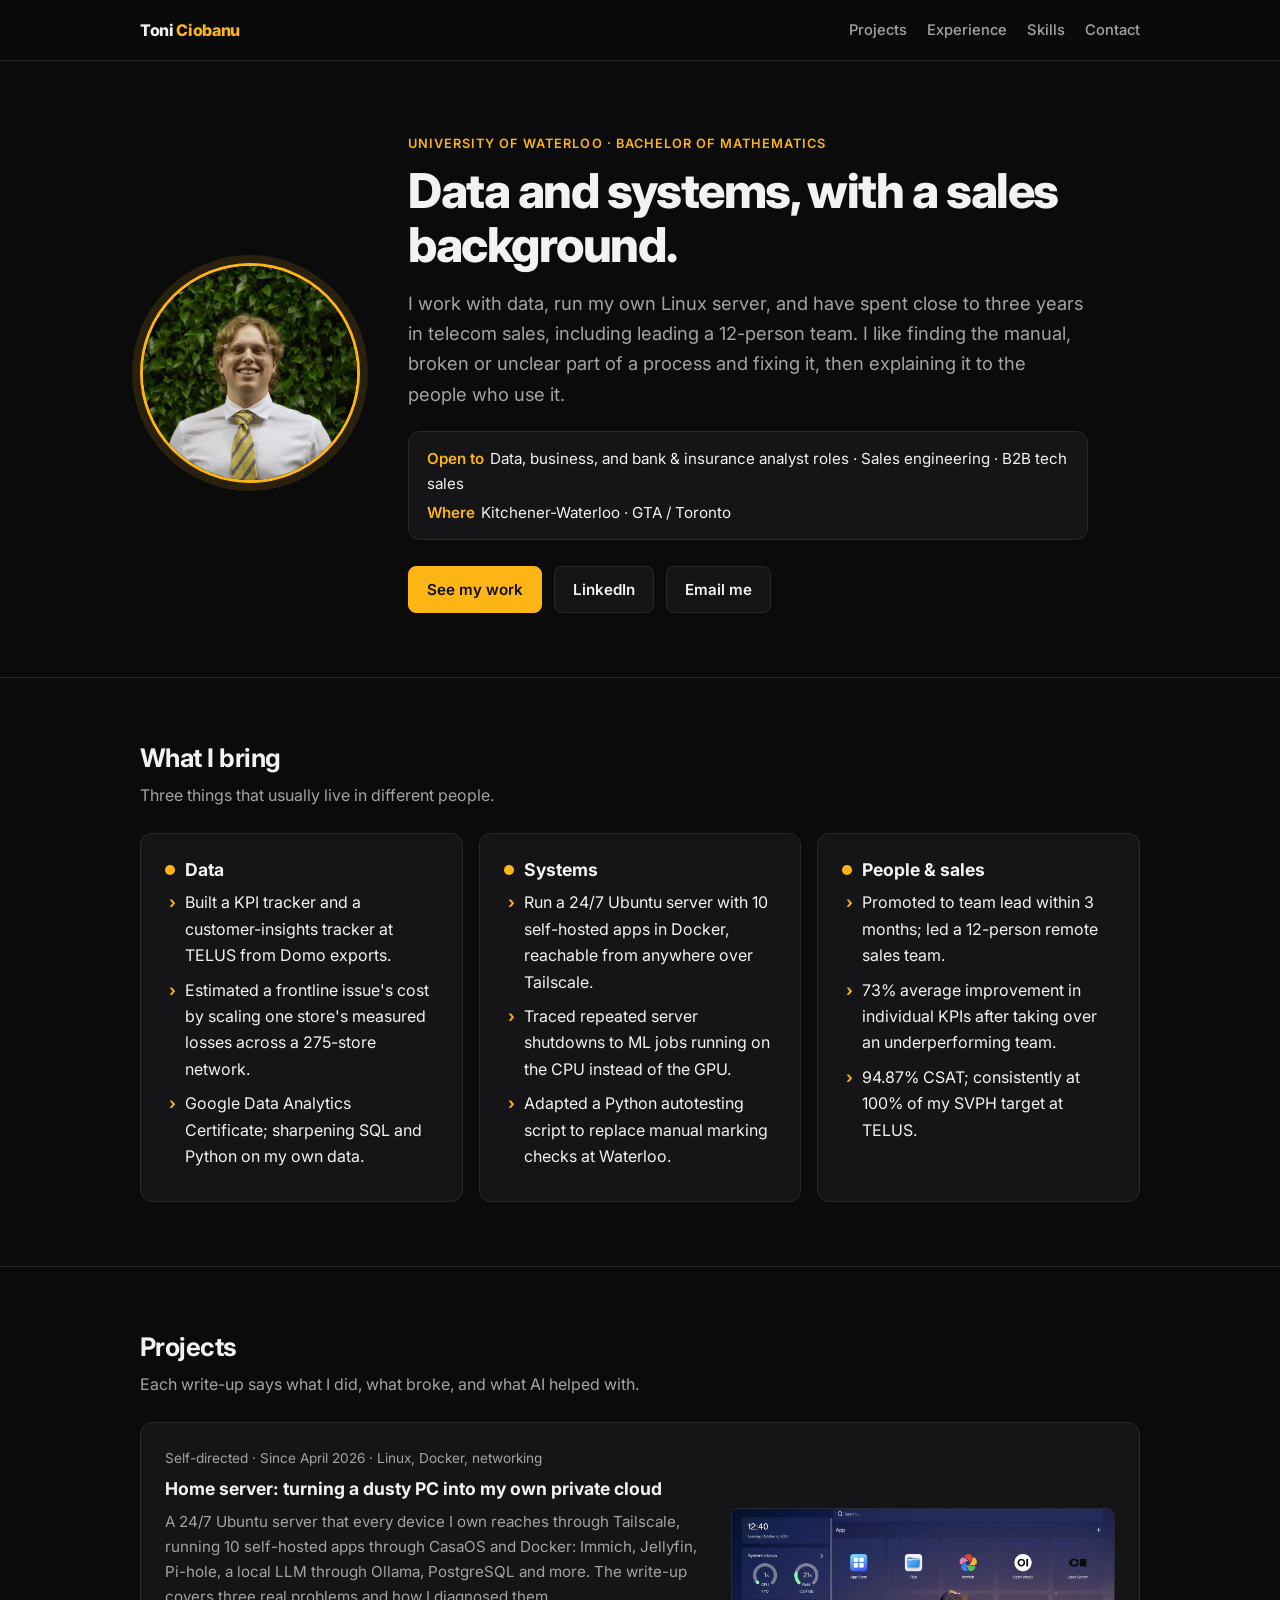
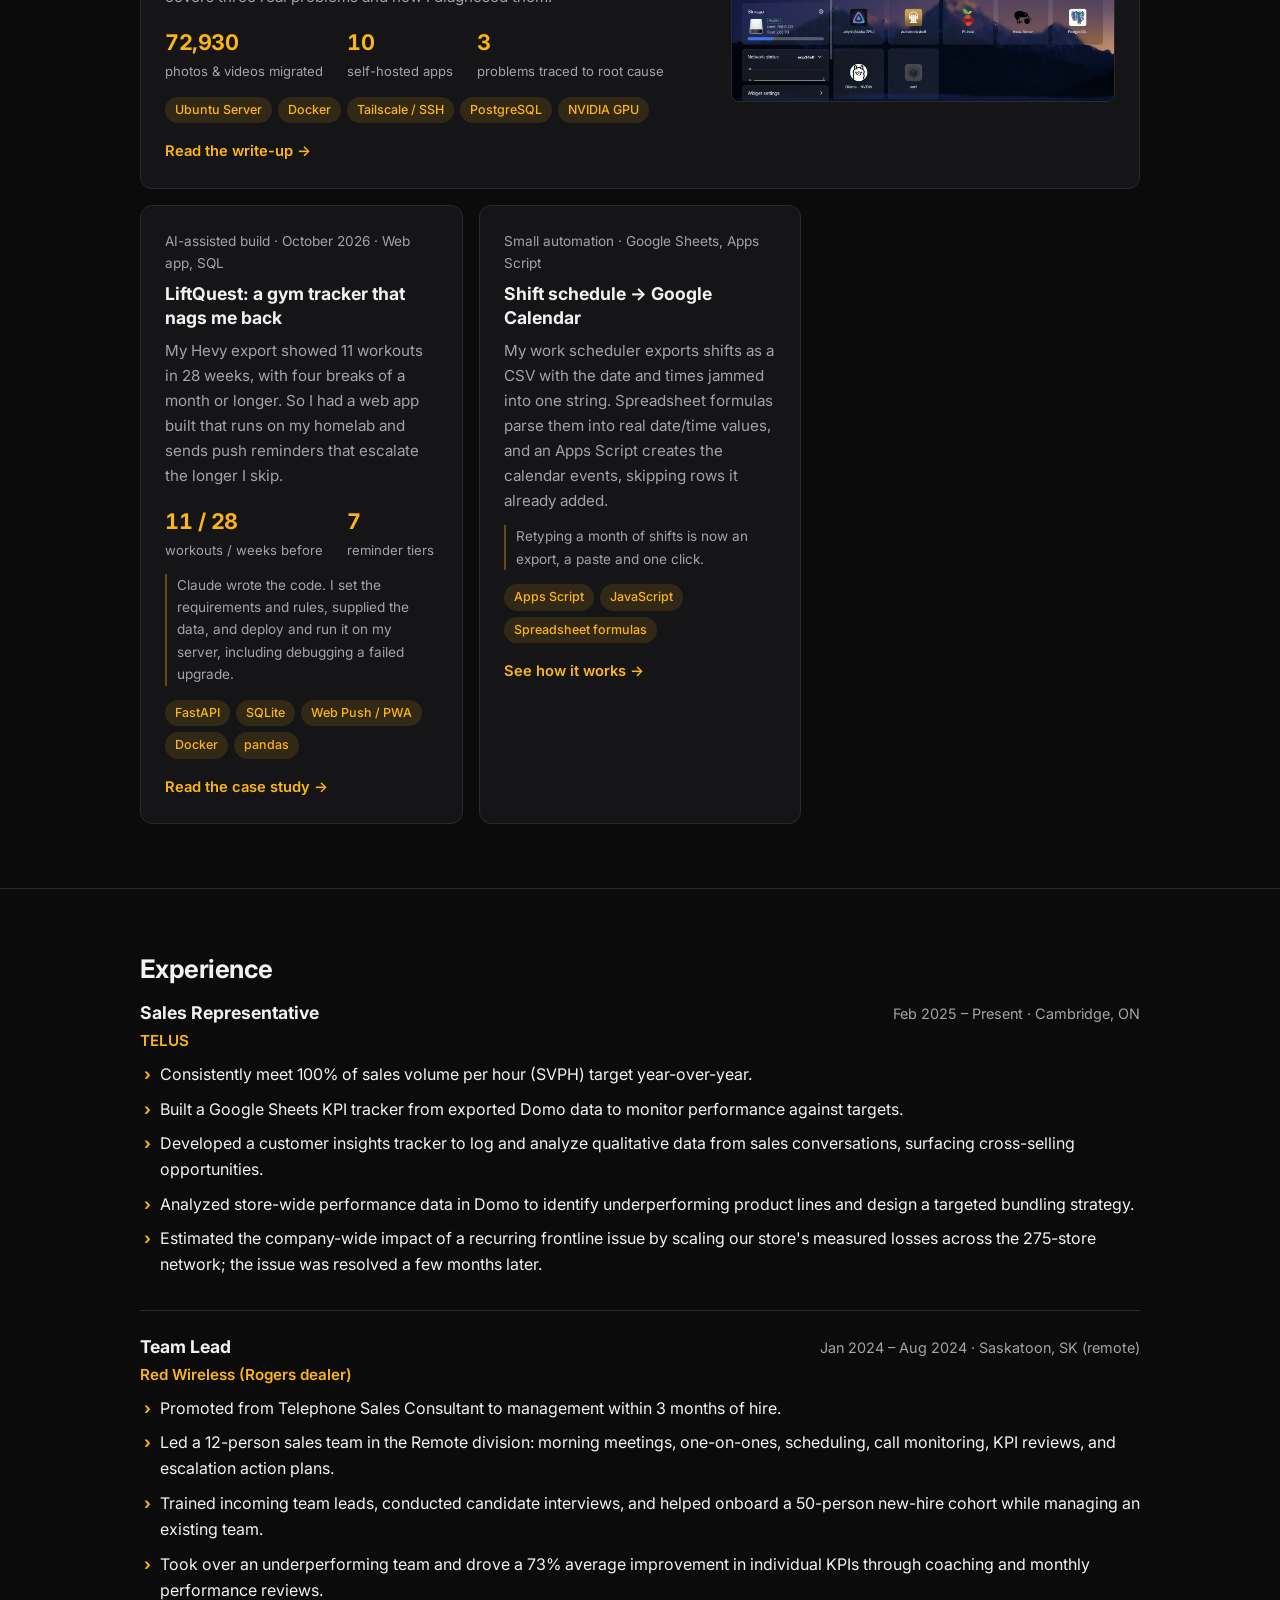
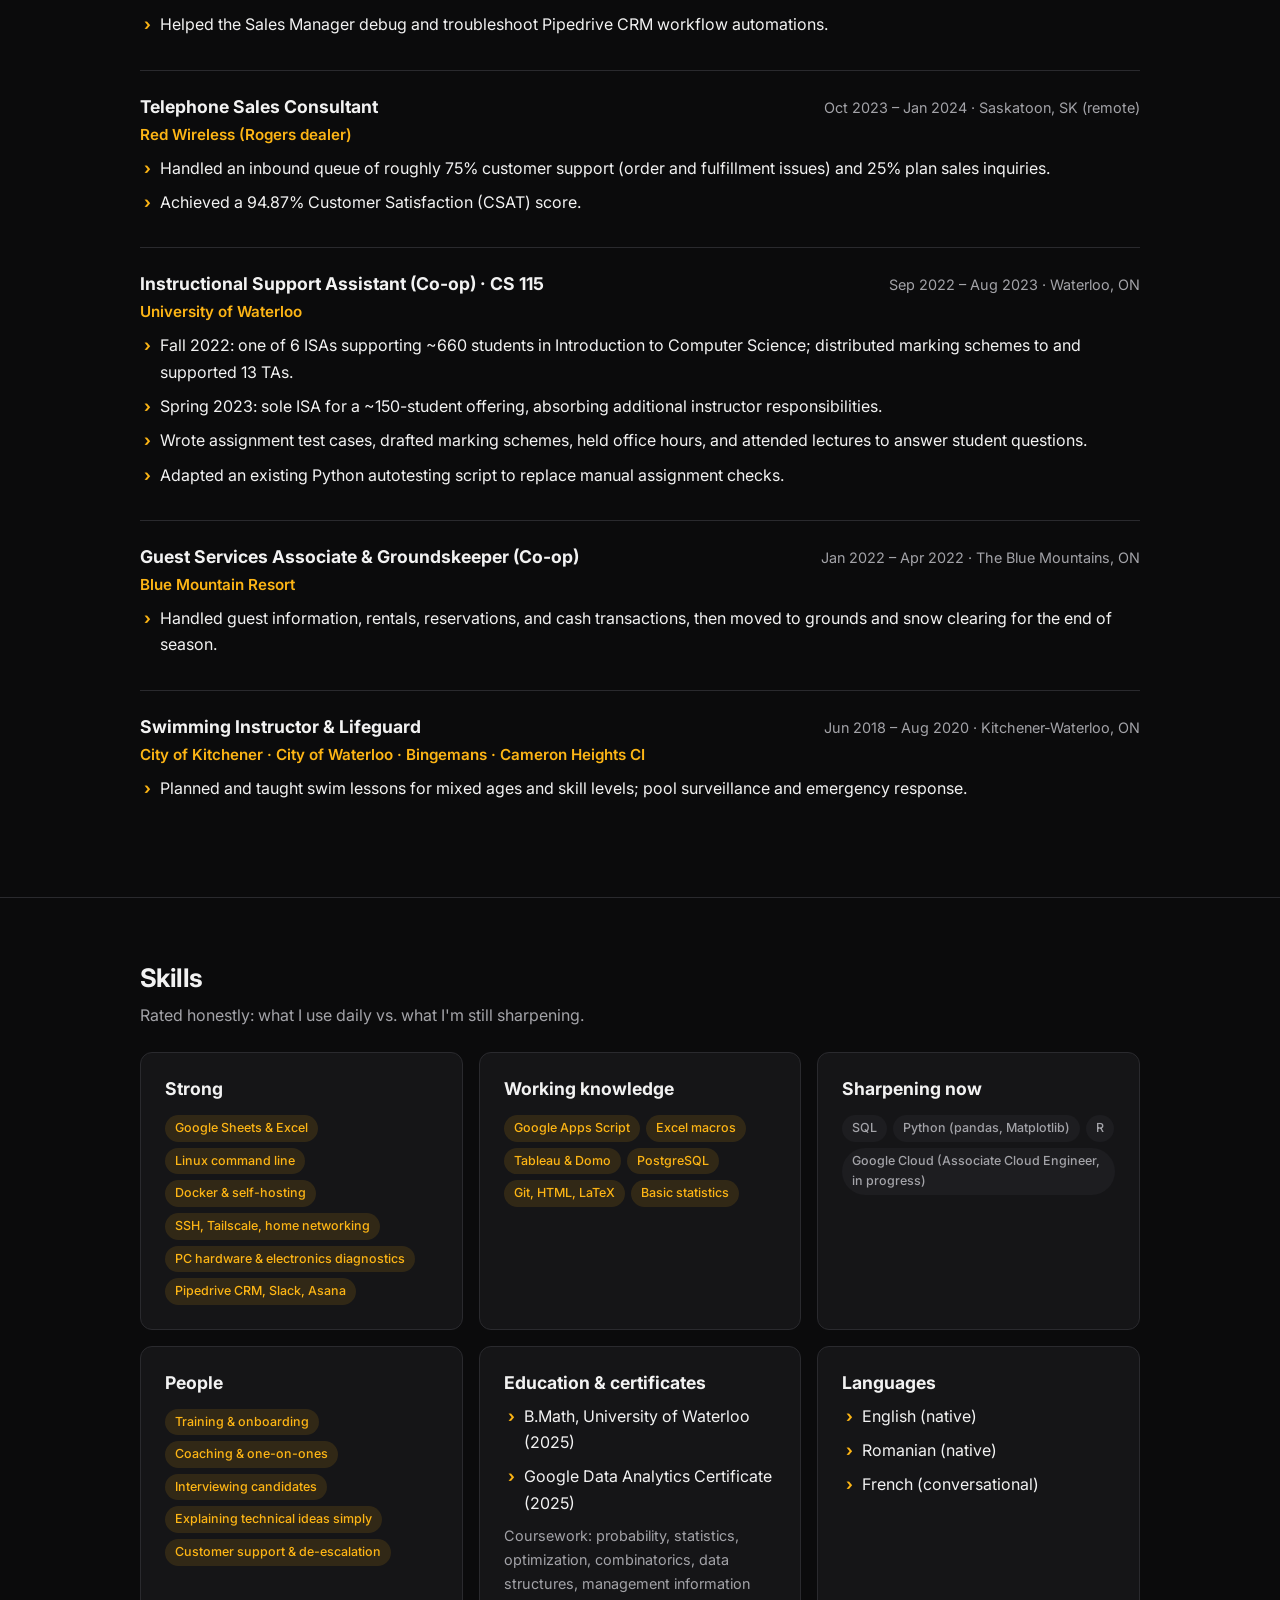
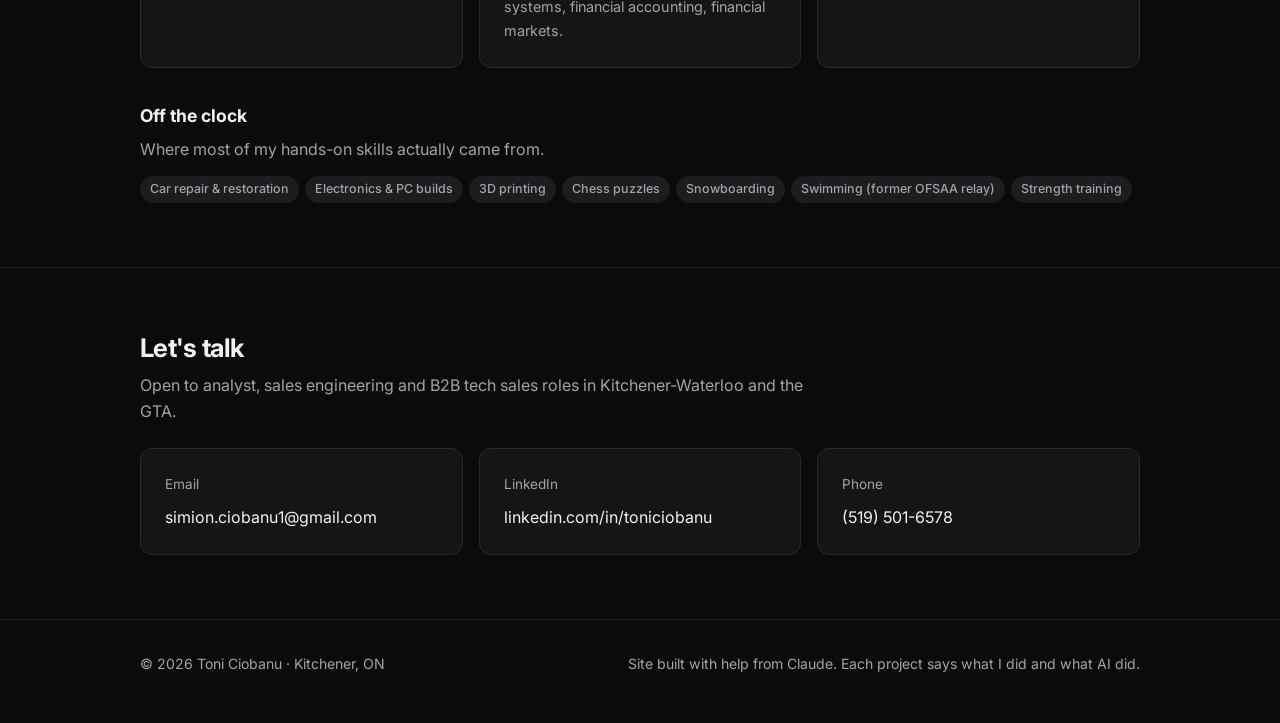
<file: index.html>
<!DOCTYPE html>
<html lang="en">
<head>
    <meta charset="UTF-8">
    <meta name="viewport" content="width=device-width, initial-scale=1.0">
    <title>Toni Ciobanu | Data &amp; Systems</title>
    <meta name="description" content="Toni Ciobanu: University of Waterloo math graduate working across data, systems and sales. Open to analyst, sales engineering and B2B tech sales roles in Kitchener-Waterloo and the GTA.">
    <meta property="og:type" content="website">
    <meta property="og:url" content="https://toniciobanu.github.io/Portfolio/">
    <meta property="og:title" content="Toni Ciobanu | Data &amp; Systems">
    <meta property="og:description" content="Toni Ciobanu: University of Waterloo math graduate working across data, systems and sales. Open to analyst, sales engineering and B2B tech sales roles in Kitchener-Waterloo and the GTA.">
    <meta property="og:image" content="https://toniciobanu.github.io/Portfolio/assets/images/og/portfolio.jpg">
    <meta property="og:image:width" content="1200">
    <meta property="og:image:height" content="627">
    <meta property="og:image:alt" content="Portrait of Toni Ciobanu with the line: Data and systems, with a sales background.">
    <meta name="twitter:card" content="summary_large_image">
    <link rel="stylesheet" href="assets/css/site.css">
</head>
<body>
<header class="site-header">
    <div class="wrap">
        <a class="brand" href="#top">Toni <span>Ciobanu</span></a>
        <nav>
            <a href="#projects">Projects</a>
            <a href="#experience">Experience</a>
            <a href="#skills" class="hide-sm">Skills</a>
            <a href="#contact">Contact</a>
        </nav>
    </div>
</header>

<main id="top">
<section class="hero">
    <div class="wrap hero-inner">
        <div class="hero-photo"><img src="assets/images/profile.jpg" width="560" height="560" alt="Portrait of Toni Ciobanu"></div>
        <div>
            <div class="eyebrow">University of Waterloo · Bachelor of Mathematics</div>
            <h1>Data and systems, with a sales background.</h1>
            <p class="lead">I work with data, run my own Linux server, and have spent close to three years in telecom sales, including leading a 12-person team. I like finding the manual, broken or unclear part of a process and fixing it, then explaining it to the people who use it.</p>
            <div class="open-to">
                <div><span class="label">Open to</span>Data, business, and bank &amp; insurance analyst roles · Sales engineering · B2B tech sales</div>
                <div><span class="label">Where</span>Kitchener-Waterloo · GTA / Toronto</div>
            </div>
            <div class="actions">
                <a class="btn primary" href="#projects">See my work</a>
                <a class="btn" href="https://linkedin.com/in/toniciobanu">LinkedIn</a>
                <a class="btn" href="mailto:simion.ciobanu1@gmail.com">Email me</a>
            </div>
        </div>
    </div>
</section>

<section id="strengths">
    <div class="wrap">
        <h2>What I bring</h2>
        <p class="section-intro">Three things that usually live in different people.</p>
        <div class="grid grid-3 pillars">
            <div class="card">
                <h3><span class="dot"></span>Data</h3>
                <ul class="clean">
                    <li>Built a KPI tracker and a customer-insights tracker at TELUS from Domo exports.</li>
                    <li>Estimated a frontline issue's cost by scaling one store's measured losses across a 275-store network.</li>
                    <li>Google Data Analytics Certificate; sharpening SQL and Python on my own data.</li>
                </ul>
            </div>
            <div class="card">
                <h3><span class="dot"></span>Systems</h3>
                <ul class="clean">
                    <li>Run a 24/7 Ubuntu server with 10 self-hosted apps in Docker, reachable from anywhere over Tailscale.</li>
                    <li>Traced repeated server shutdowns to ML jobs running on the CPU instead of the GPU.</li>
                    <li>Adapted a Python autotesting script to replace manual marking checks at Waterloo.</li>
                </ul>
            </div>
            <div class="card">
                <h3><span class="dot"></span>People &amp; sales</h3>
                <ul class="clean">
                    <li>Promoted to team lead within 3 months; led a 12-person remote sales team.</li>
                    <li>73% average improvement in individual KPIs after taking over an underperforming team.</li>
                    <li>94.87% CSAT; consistently at 100% of my SVPH target at TELUS.</li>
                </ul>
            </div>
        </div>
    </div>
</section>

<section id="projects">
    <div class="wrap">
        <h2>Projects</h2>
        <p class="section-intro">Each write-up says what I did, what broke, and what AI helped with.</p>
        <div class="grid grid-2">
            <a class="card feature" href="homelab.html">
                <div class="feature-body">
                    <div>
                        <div class="meta">Self-directed · Since April 2026 · Linux, Docker, networking</div>
                        <h3>Home server: turning a dusty PC into my own private cloud</h3>
                        <p>A 24/7 Ubuntu server that every device I own reaches through Tailscale, running 10 self-hosted apps through CasaOS and Docker: Immich, Jellyfin, Pi-hole, a local LLM through Ollama, PostgreSQL and more. The write-up covers three real problems and how I diagnosed them.</p>
                        <div class="mini-stats">
                            <div><b>72,930</b>photos &amp; videos migrated</div>
                            <div><b>10</b>self-hosted apps</div>
                            <div><b>3</b>problems traced to root cause</div>
                        </div>
                        <div class="tags"><span class="tag">Ubuntu Server</span><span class="tag">Docker</span><span class="tag">Tailscale / SSH</span><span class="tag">PostgreSQL</span><span class="tag">NVIDIA GPU</span></div>
                        <span class="more">Read the write-up →</span>
                    </div>
                    <img src="assets/images/homelab-casaos.jpg" width="1400" height="701" loading="lazy" alt="CasaOS dashboard of the home server showing installed apps and system status">
                </div>
            </a>
            <a class="card" href="liftquest/">
                <div class="meta">AI-assisted build · October 2026 · Web app, SQL</div>
                <h3>LiftQuest: a gym tracker that nags me back</h3>
                <p>My Hevy export showed 11 workouts in 28 weeks, with four breaks of a month or longer. So I had a web app built that runs on my homelab and sends push reminders that escalate the longer I skip.</p>
                <div class="mini-stats">
                    <div><b>11 / 28</b>workouts / weeks before</div>
                    <div><b>7</b>reminder tiers</div>
                </div>
                <p class="who">Claude wrote the code. I set the requirements and rules, supplied the data, and deploy and run it on my server, including debugging a failed upgrade.</p>
                <div class="tags"><span class="tag">FastAPI</span><span class="tag">SQLite</span><span class="tag">Web Push / PWA</span><span class="tag">Docker</span><span class="tag">pandas</span></div>
                <span class="more">Read the case study →</span>
            </a>
            <a class="card" href="calendar-automation.html">
                <div class="meta">Small automation · Google Sheets, Apps Script</div>
                <h3>Shift schedule → Google Calendar</h3>
                <p>My work scheduler exports shifts as a CSV with the date and times jammed into one string. Spreadsheet formulas parse them into real date/time values, and an Apps Script creates the calendar events, skipping rows it already added.</p>
                <p class="who">Retyping a month of shifts is now an export, a paste and one click.</p>
                <div class="tags"><span class="tag">Apps Script</span><span class="tag">JavaScript</span><span class="tag">Spreadsheet formulas</span></div>
                <span class="more">See how it works →</span>
            </a>
        </div>
    </div>
</section>

<section id="experience">
    <div class="wrap">
        <h2>Experience</h2>
        <div class="job">
            <div class="job-head"><h3>Sales Representative</h3><span class="when">Feb 2025 – Present · Cambridge, ON</span></div>
            <div class="org">TELUS</div>
            <ul class="clean">
                <li>Consistently meet 100% of sales volume per hour (SVPH) target year-over-year.</li>
                <li>Built a Google Sheets KPI tracker from exported Domo data to monitor performance against targets.</li>
                <li>Developed a customer insights tracker to log and analyze qualitative data from sales conversations, surfacing cross-selling opportunities.</li>
                <li>Analyzed store-wide performance data in Domo to identify underperforming product lines and design a targeted bundling strategy.</li>
                <li>Estimated the company-wide impact of a recurring frontline issue by scaling our store's measured losses across the 275-store network; the issue was resolved a few months later.</li>
            </ul>
        </div>
        <div class="job">
            <div class="job-head"><h3>Team Lead</h3><span class="when">Jan 2024 – Aug 2024 · Saskatoon, SK (remote)</span></div>
            <div class="org">Red Wireless (Rogers dealer)</div>
            <ul class="clean">
                <li>Promoted from Telephone Sales Consultant to management within 3 months of hire.</li>
                <li>Led a 12-person sales team in the Remote division: morning meetings, one-on-ones, scheduling, call monitoring, KPI reviews, and escalation action plans.</li>
                <li>Trained incoming team leads, conducted candidate interviews, and helped onboard a 50-person new-hire cohort while managing an existing team.</li>
                <li>Took over an underperforming team and drove a 73% average improvement in individual KPIs through coaching and monthly performance reviews.</li>
                <li>Helped the Sales Manager debug and troubleshoot Pipedrive CRM workflow automations.</li>
            </ul>
        </div>
        <div class="job">
            <div class="job-head"><h3>Telephone Sales Consultant</h3><span class="when">Oct 2023 – Jan 2024 · Saskatoon, SK (remote)</span></div>
            <div class="org">Red Wireless (Rogers dealer)</div>
            <ul class="clean">
                <li>Handled an inbound queue of roughly 75% customer support (order and fulfillment issues) and 25% plan sales inquiries.</li>
                <li>Achieved a 94.87% Customer Satisfaction (CSAT) score.</li>
            </ul>
        </div>
        <div class="job">
            <div class="job-head"><h3>Instructional Support Assistant (Co-op) · CS 115</h3><span class="when">Sep 2022 – Aug 2023 · Waterloo, ON</span></div>
            <div class="org">University of Waterloo</div>
            <ul class="clean">
                <li>Fall 2022: one of 6 ISAs supporting ~660 students in Introduction to Computer Science; distributed marking schemes to and supported 13 TAs.</li>
                <li>Spring 2023: sole ISA for a ~150-student offering, absorbing additional instructor responsibilities.</li>
                <li>Wrote assignment test cases, drafted marking schemes, held office hours, and attended lectures to answer student questions.</li>
                <li>Adapted an existing Python autotesting script to replace manual assignment checks.</li>
            </ul>
        </div>
        <div class="job compact">
            <div class="job-head"><h3>Guest Services Associate &amp; Groundskeeper (Co-op)</h3><span class="when">Jan 2022 – Apr 2022 · The Blue Mountains, ON</span></div>
            <div class="org">Blue Mountain Resort</div>
            <ul class="clean"><li>Handled guest information, rentals, reservations, and cash transactions, then moved to grounds and snow clearing for the end of season.</li></ul>
        </div>
        <div class="job compact">
            <div class="job-head"><h3>Swimming Instructor &amp; Lifeguard</h3><span class="when">Jun 2018 – Aug 2020 · Kitchener-Waterloo, ON</span></div>
            <div class="org">City of Kitchener · City of Waterloo · Bingemans · Cameron Heights CI</div>
            <ul class="clean"><li>Planned and taught swim lessons for mixed ages and skill levels; pool surveillance and emergency response.</li></ul>
        </div>
    </div>
</section>

<section id="skills">
    <div class="wrap">
        <h2>Skills</h2>
        <p class="section-intro">Rated honestly: what I use daily vs. what I'm still sharpening.</p>
        <div class="grid grid-3">
            <div class="card">
                <h3>Strong</h3>
                <div class="tags"><span class="tag">Google Sheets &amp; Excel</span><span class="tag">Linux command line</span><span class="tag">Docker &amp; self-hosting</span><span class="tag">SSH, Tailscale, home networking</span><span class="tag">PC hardware &amp; electronics diagnostics</span><span class="tag">Pipedrive CRM, Slack, Asana</span></div>
            </div>
            <div class="card">
                <h3>Working knowledge</h3>
                <div class="tags"><span class="tag">Google Apps Script</span><span class="tag">Excel macros</span><span class="tag">Tableau &amp; Domo</span><span class="tag">PostgreSQL</span><span class="tag">Git, HTML, LaTeX</span><span class="tag">Basic statistics</span></div>
            </div>
            <div class="card">
                <h3>Sharpening now</h3>
                <div class="tags"><span class="tag plain">SQL</span><span class="tag plain">Python (pandas, Matplotlib)</span><span class="tag plain">R</span><span class="tag plain">Google Cloud (Associate Cloud Engineer, in progress)</span></div>
            </div>
            <div class="card">
                <h3>People</h3>
                <div class="tags"><span class="tag">Training &amp; onboarding</span><span class="tag">Coaching &amp; one-on-ones</span><span class="tag">Interviewing candidates</span><span class="tag">Explaining technical ideas simply</span><span class="tag">Customer support &amp; de-escalation</span></div>
            </div>
            <div class="card">
                <h3>Education &amp; certificates</h3>
                <ul class="clean">
                    <li>B.Math, University of Waterloo (2025)</li>
                    <li>Google Data Analytics Certificate (2025)</li>
                </ul>
                <p class="muted" style="margin-top:8px;font-size:0.9rem">Coursework: probability, statistics, optimization, combinatorics, data structures, management information systems, financial accounting, financial markets.</p>
            </div>
            <div class="card">
                <h3>Languages</h3>
                <ul class="clean">
                    <li>English (native)</li>
                    <li>Romanian (native)</li>
                    <li>French (conversational)</li>
                </ul>
            </div>
        </div>
        <h3 style="margin-top:36px">Off the clock</h3>
        <p class="muted" style="margin-bottom:8px">Where most of my hands-on skills actually came from.</p>
        <div class="tags">
            <span class="tag plain">Car repair &amp; restoration</span><span class="tag plain">Electronics &amp; PC builds</span><span class="tag plain">3D printing</span><span class="tag plain">Chess puzzles</span><span class="tag plain">Snowboarding</span><span class="tag plain">Swimming (former OFSAA relay)</span><span class="tag plain">Strength training</span>
        </div>
    </div>
</section>

<section id="contact">
    <div class="wrap">
        <h2>Let's talk</h2>
        <p class="section-intro">Open to analyst, sales engineering and B2B tech sales roles in Kitchener-Waterloo and the GTA.</p>
        <div class="grid grid-3">
            <a class="card" href="mailto:simion.ciobanu1@gmail.com"><div class="meta">Email</div>simion.ciobanu1@gmail.com</a>
            <a class="card" href="https://linkedin.com/in/toniciobanu"><div class="meta">LinkedIn</div>linkedin.com/in/toniciobanu</a>
            <a class="card" href="tel:+15195016578"><div class="meta">Phone</div>(519) 501-6578</a>
        </div>
    </div>
</section>
</main>

<footer>
    <div class="wrap">
        <span>© 2026 Toni Ciobanu · Kitchener, ON</span>
        <span>Site built with help from Claude. Each project says what I did and what AI did.</span>
    </div>
</footer>
</body>
</html>
</file>
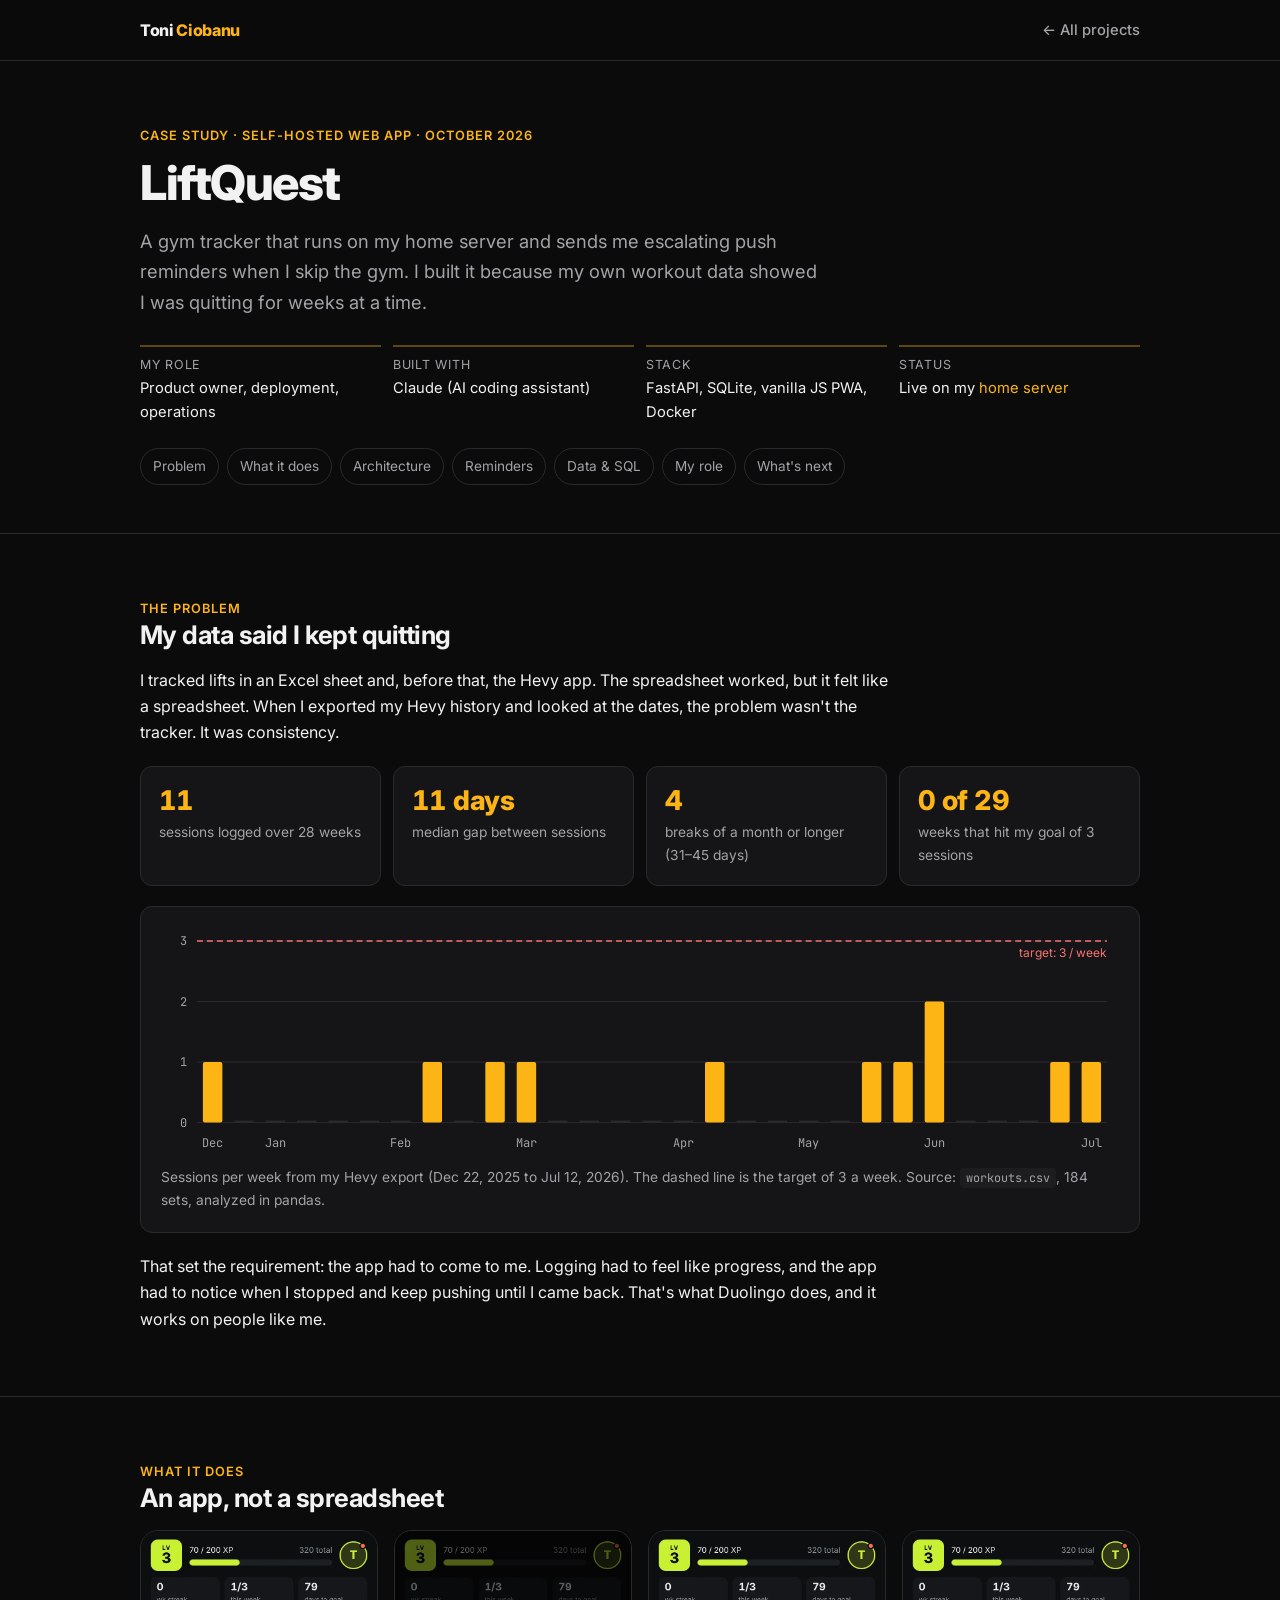
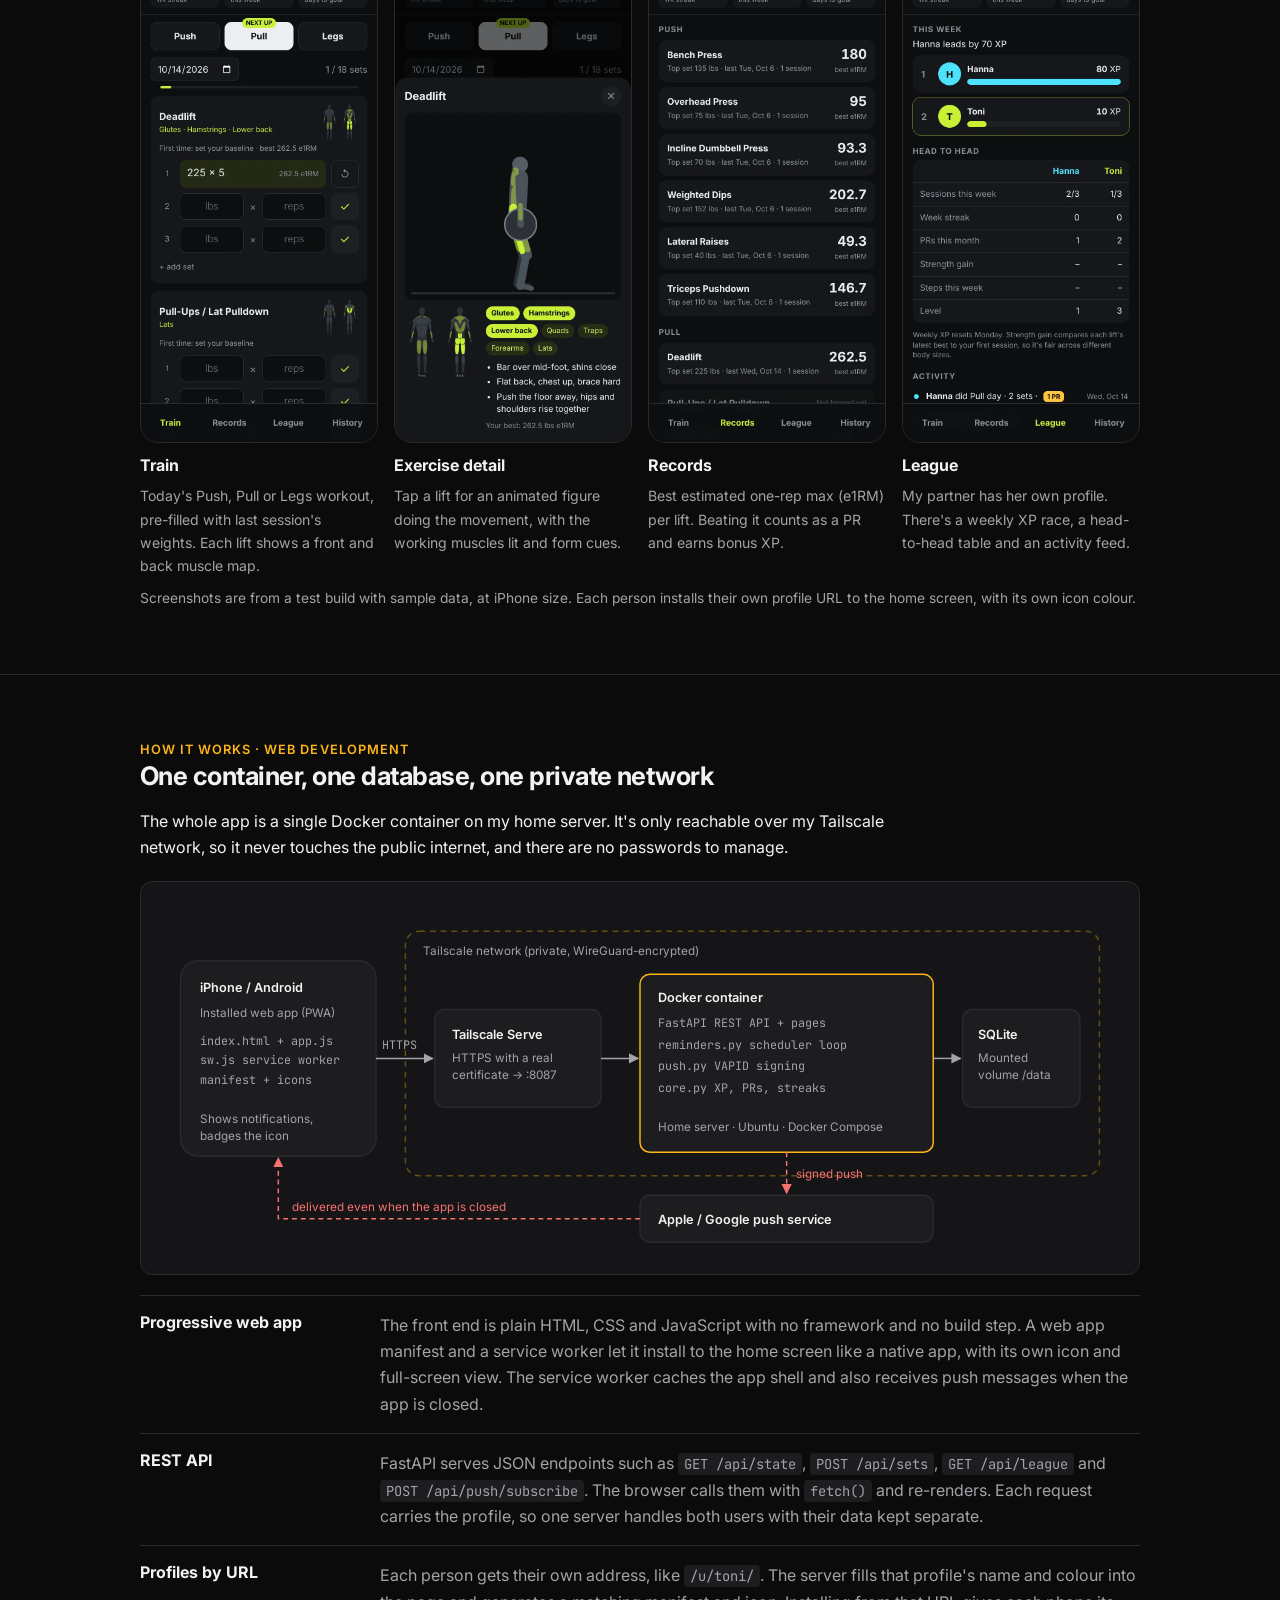
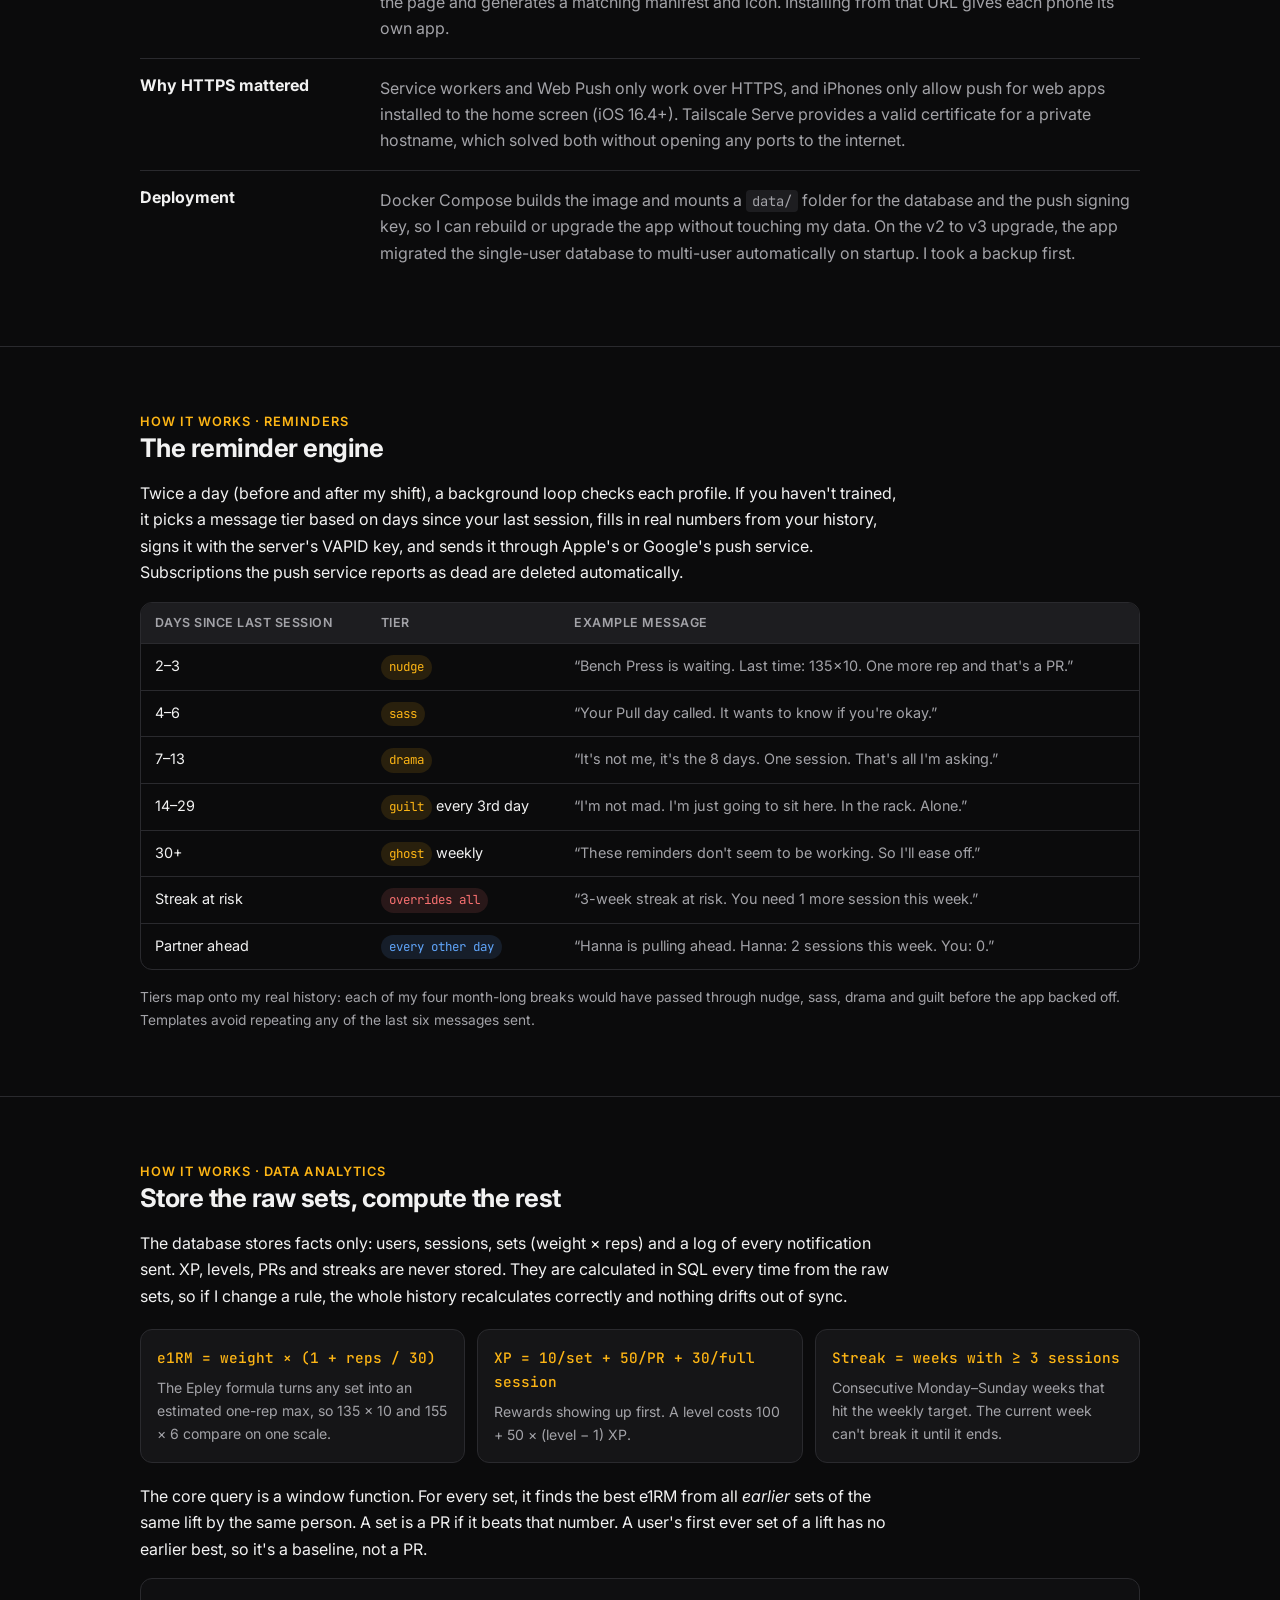
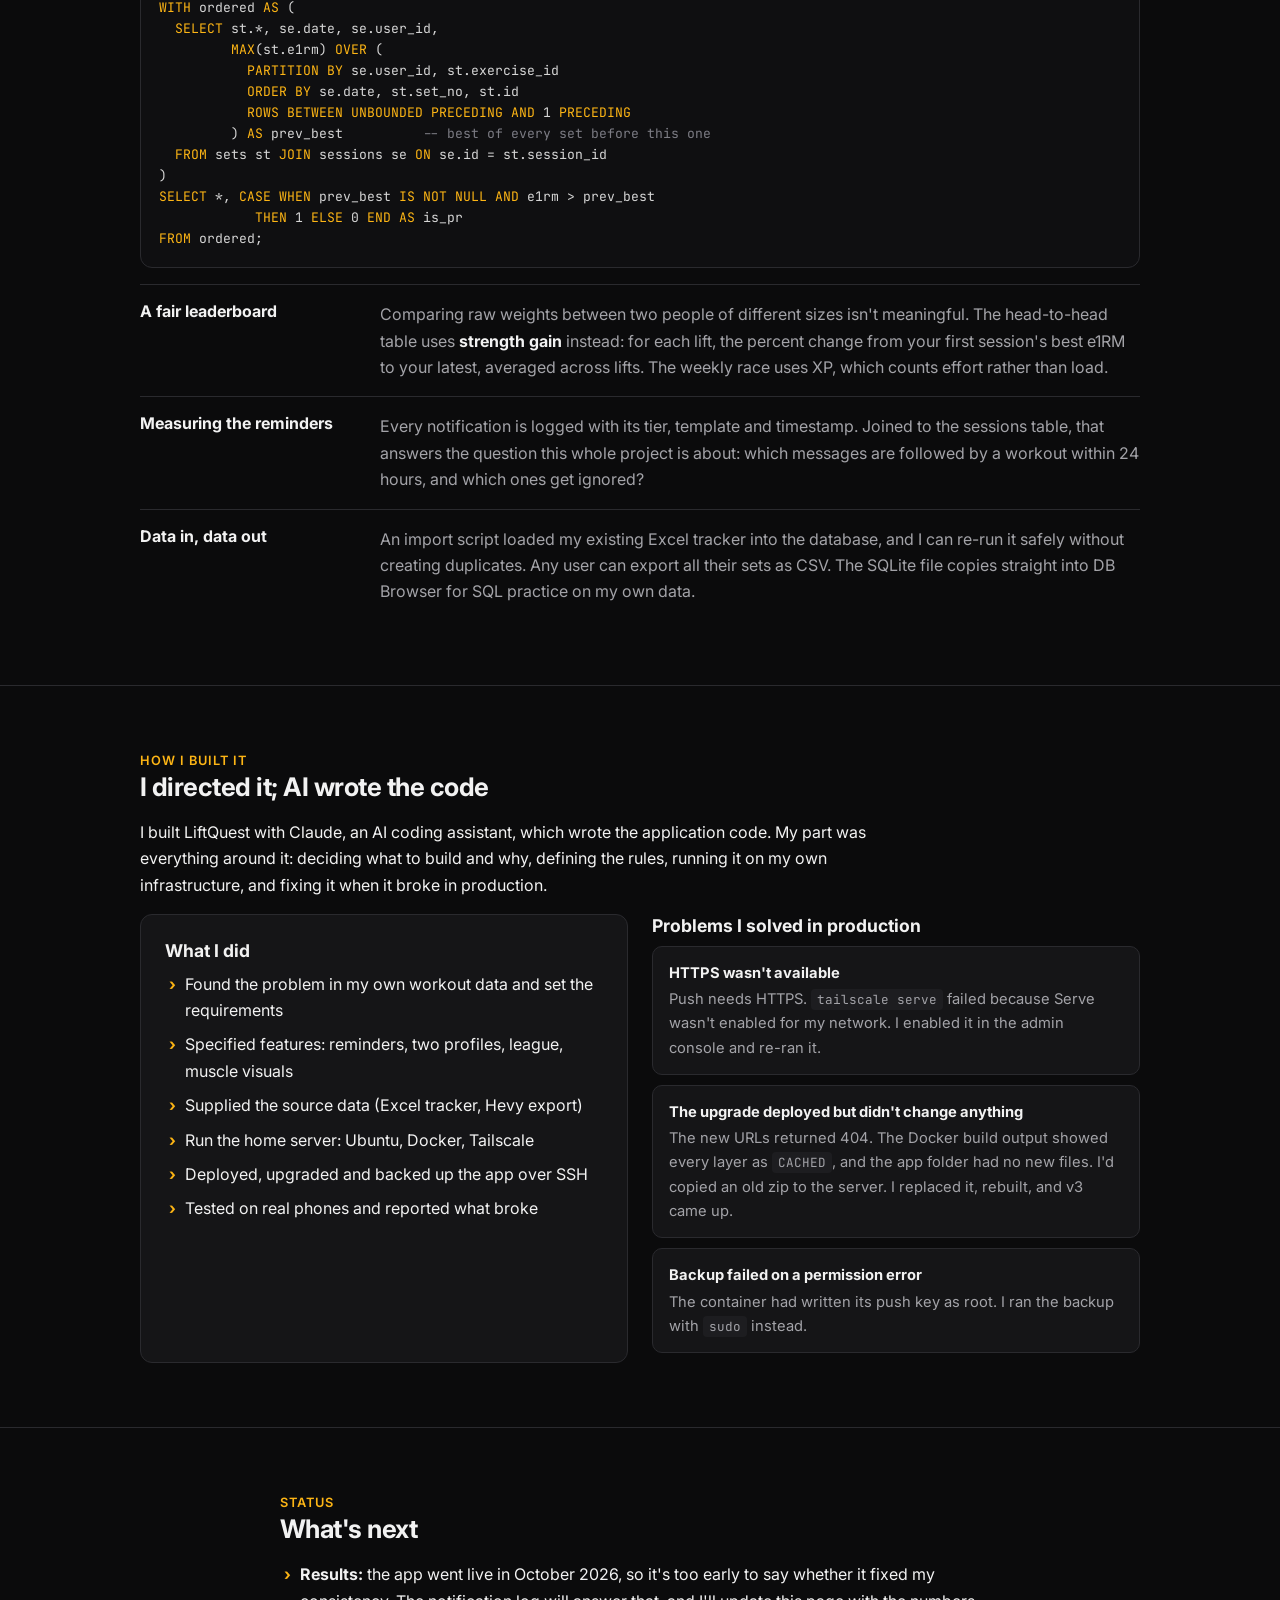
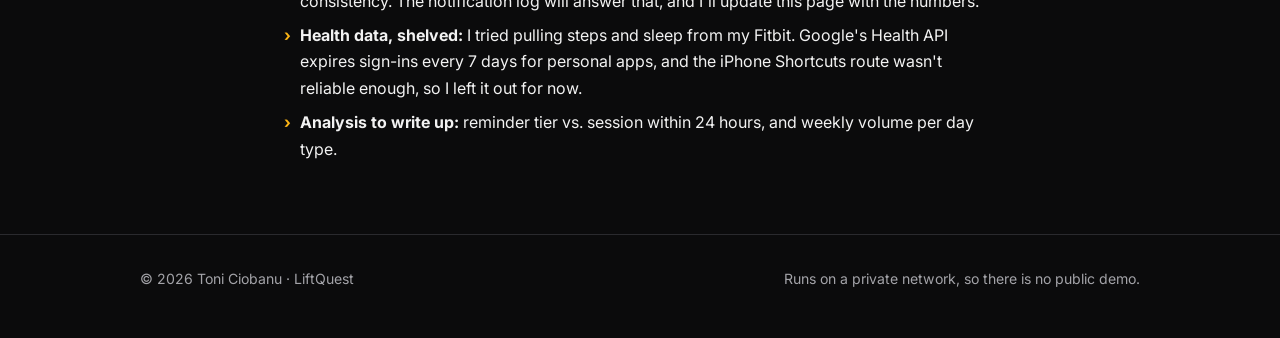
<file: liftquest/index.html>
<!DOCTYPE html>
<html lang="en">
<head>
    <meta charset="UTF-8">
    <meta name="viewport" content="width=device-width, initial-scale=1.0">
    <title>LiftQuest | Toni Ciobanu</title>
    <meta name="description" content="A self-hosted gym tracker that sends escalating push reminders, built because my own workout data showed I kept quitting for weeks at a time.">
    <meta property="og:type" content="website">
    <meta property="og:url" content="https://toniciobanu.github.io/Portfolio/liftquest/">
    <meta property="og:title" content="LiftQuest: a gym tracker that nags me back">
    <meta property="og:description" content="A self-hosted gym tracker that sends escalating push reminders, built because my own workout data showed I kept quitting for weeks at a time.">
    <meta property="og:image" content="https://toniciobanu.github.io/Portfolio/assets/images/og/liftquest.jpg">
    <meta property="og:image:width" content="1200">
    <meta property="og:image:height" content="627">
    <meta property="og:image:alt" content="LiftQuest Train and Records screens">
    <meta name="twitter:card" content="summary_large_image">
    <link rel="icon" href="img/icon.png">
    <link rel="stylesheet" href="../assets/css/site.css">
</head>
<body>
<header class="site-header">
    <div class="wrap">
        <a class="brand" href="../index.html">Toni <span>Ciobanu</span></a>
        <nav><a href="../index.html#projects">← All projects</a></nav>
    </div>
</header>

<main>
<section class="page-head">
    <div class="wrap">
        <div class="eyebrow">Case study · Self-hosted web app · October 2026</div>
        <h1>LiftQuest</h1>
        <p class="lead">A gym tracker that runs on my home server and sends me escalating push reminders when I skip the gym. I built it because my own workout data showed I was quitting for weeks at a time.</p>
        <div class="facts">
            <div><span>My role</span>Product owner, deployment, operations</div>
            <div><span>Built with</span>Claude (AI coding assistant)</div>
            <div><span>Stack</span>FastAPI, SQLite, vanilla JS PWA, Docker</div>
            <div><span>Status</span>Live on my <a href="../homelab.html">home server</a></div>
        </div>
        <div class="toc">
            <a href="#problem">Problem</a><a href="#product">What it does</a><a href="#web">Architecture</a>
            <a href="#reminders">Reminders</a><a href="#data">Data &amp; SQL</a><a href="#role">My role</a><a href="#next">What's next</a>
        </div>
    </div>
</section>

<section id="problem">
    <div class="wrap">
        <div class="eyebrow">The problem</div>
        <h2>My data said I kept quitting</h2>
        <p class="narrow">I tracked lifts in an Excel sheet and, before that, the Hevy app. The spreadsheet worked, but it felt like a spreadsheet. When I exported my Hevy history and looked at the dates, the problem wasn't the tracker. It was consistency.</p>
        <div class="stats">
            <div class="stat"><div class="value">11</div><div class="label">sessions logged over 28 weeks</div></div>
            <div class="stat"><div class="value">11 days</div><div class="label">median gap between sessions</div></div>
            <div class="stat"><div class="value">4</div><div class="label">breaks of a month or longer (31–45 days)</div></div>
            <div class="stat"><div class="value">0 of 29</div><div class="label">weeks that hit my goal of 3 sessions</div></div>
        </div>
        <div class="figure">
            <div class="scroll">
                <svg id="weeks" viewBox="0 0 960 230" role="img" aria-labelledby="weeks-title">
                    <title id="weeks-title">Sessions per week, Dec 2025 to Jul 2026. Most weeks have zero sessions; no week reaches the target of three.</title>
                </svg>
            </div>
            <p class="caption">Sessions per week from my Hevy export (Dec 22, 2025 to Jul 12, 2026). The dashed line is the target of 3 a week. Source: <code>workouts.csv</code>, 184 sets, analyzed in pandas.</p>
        </div>
        <p class="narrow">That set the requirement: the app had to come to me. Logging had to feel like progress, and the app had to notice when I stopped and keep pushing until I came back. That's what Duolingo does, and it works on people like me.</p>
    </div>
</section>

<section id="product">
    <div class="wrap">
        <div class="eyebrow">What it does</div>
        <h2>An app, not a spreadsheet</h2>
        <div class="phones">
            <div class="shot">
                <img src="img/train.webp" width="780" height="1688" loading="lazy" alt="Train tab with today's Pull workout and a muscle map for each exercise">
                <h3>Train</h3>
                <p>Today's Push, Pull or Legs workout, pre-filled with last session's weights. Each lift shows a front and back muscle map.</p>
            </div>
            <div class="shot">
                <img src="img/sheet.webp" width="780" height="1688" loading="lazy" alt="Exercise detail sheet: animated figure doing a deadlift with glutes, hamstrings and lower back highlighted">
                <h3>Exercise detail</h3>
                <p>Tap a lift for an animated figure doing the movement, with the working muscles lit and form cues.</p>
            </div>
            <div class="shot">
                <img src="img/records.webp" width="780" height="1688" loading="lazy" alt="Records tab listing best estimated one-rep max per lift">
                <h3>Records</h3>
                <p>Best estimated one-rep max (e1RM) per lift. Beating it counts as a PR and earns bonus XP.</p>
            </div>
            <div class="shot">
                <img src="img/league.webp" width="780" height="1688" loading="lazy" alt="League tab: weekly XP race between two profiles and a head-to-head table">
                <h3>League</h3>
                <p>My partner has her own profile. There's a weekly XP race, a head-to-head table and an activity feed.</p>
            </div>
        </div>
        <p class="caption">Screenshots are from a test build with sample data, at iPhone size. Each person installs their own profile URL to the home screen, with its own icon colour.</p>
    </div>
</section>

<section id="web">
    <div class="wrap">
        <div class="eyebrow">How it works · Web development</div>
        <h2>One container, one database, one private network</h2>
        <p class="narrow">The whole app is a single Docker container on my home server. It's only reachable over my Tailscale network, so it never touches the public internet, and there are no passwords to manage.</p>

        <div class="figure">
            <div class="scroll">
            <svg id="arch" viewBox="0 0 980 360" role="img" aria-labelledby="arch-title">
                <title id="arch-title">Architecture: the phone's installed web app talks over Tailscale HTTPS to a FastAPI container with a SQLite database. A scheduler inside the container sends Web Push messages through Apple's or Google's push service back to the phone.</title>
                <defs>
                    <marker id="ah" viewBox="0 0 10 10" refX="9" refY="5" markerWidth="7" markerHeight="7" orient="auto-start-reverse"><path d="M0,0 L10,5 L0,10 z" class="arrow"/></marker>
                    <marker id="ahr" viewBox="0 0 10 10" refX="9" refY="5" markerWidth="7" markerHeight="7" orient="auto-start-reverse"><path d="M0,0 L10,5 L0,10 z" class="arrow-red"/></marker>
                </defs>
                <rect class="box" x="20" y="60" width="200" height="200" rx="18"/>
                <text x="40" y="92" font-weight="600" font-size="15">iPhone / Android</text>
                <text x="40" y="118" class="small">Installed web app (PWA)</text>
                <text x="40" y="146" class="mono">index.html + app.js</text>
                <text x="40" y="166" class="mono">sw.js  service worker</text>
                <text x="40" y="186" class="mono">manifest + icons</text>
                <text x="40" y="226" class="small">Shows notifications,</text>
                <text x="40" y="243" class="small">badges the icon</text>

                <rect class="zone" x="250" y="30" width="710" height="250" rx="14"/>
                <text x="268" y="54" class="small">Tailscale network (private, WireGuard-encrypted)</text>

                <rect class="box" x="280" y="110" width="170" height="100" rx="10"/>
                <text x="298" y="140" font-weight="600" font-size="15">Tailscale Serve</text>
                <text x="298" y="164" class="small">HTTPS with a real</text>
                <text x="298" y="181" class="small">certificate → :8087</text>

                <rect class="box-hi" x="490" y="74" width="300" height="182" rx="10"/>
                <text x="508" y="102" font-weight="600" font-size="15">Docker container</text>
                <text x="508" y="128" class="mono">FastAPI  REST API + pages</text>
                <text x="508" y="150" class="mono">reminders.py  scheduler loop</text>
                <text x="508" y="172" class="mono">push.py  VAPID signing</text>
                <text x="508" y="194" class="mono">core.py  XP, PRs, streaks</text>
                <text x="508" y="234" class="small">Home server · Ubuntu · Docker Compose</text>

                <rect class="box" x="820" y="110" width="120" height="100" rx="10"/>
                <text x="836" y="140" font-weight="600" font-size="15">SQLite</text>
                <text x="836" y="164" class="small">Mounted</text>
                <text x="836" y="181" class="small">volume /data</text>

                <path class="line" d="M220 160 H278" marker-end="url(#ah)"/>
                <text x="226" y="150" class="mono">HTTPS</text>
                <path class="line" d="M450 160 H488" marker-end="url(#ah)"/>
                <path class="line" d="M790 160 H818" marker-end="url(#ah)"/>

                <rect class="box" x="490" y="300" width="300" height="48" rx="10"/>
                <text x="508" y="329" font-weight="600" font-size="14">Apple / Google push service</text>
                <path class="push" d="M640 256 V298" marker-end="url(#ahr)"/>
                <text x="650" y="282" class="small t-red">signed push</text>
                <path class="push" d="M490 324 H120 V262" marker-end="url(#ahr)"/>
                <text x="134" y="316" class="small t-red">delivered even when the app is closed</text>
            </svg>
            </div>
        </div>

        <div class="rows">
            <div class="row"><h3>Progressive web app</h3><p class="muted">The front end is plain HTML, CSS and JavaScript with no framework and no build step. A web app manifest and a service worker let it install to the home screen like a native app, with its own icon and full-screen view. The service worker caches the app shell and also receives push messages when the app is closed.</p></div>
            <div class="row"><h3>REST API</h3><p class="muted">FastAPI serves JSON endpoints such as <code>GET /api/state</code>, <code>POST /api/sets</code>, <code>GET /api/league</code> and <code>POST /api/push/subscribe</code>. The browser calls them with <code>fetch()</code> and re-renders. Each request carries the profile, so one server handles both users with their data kept separate.</p></div>
            <div class="row"><h3>Profiles by URL</h3><p class="muted">Each person gets their own address, like <code>/u/toni/</code>. The server fills that profile's name and colour into the page and generates a matching manifest and icon. Installing from that URL gives each phone its own app.</p></div>
            <div class="row"><h3>Why HTTPS mattered</h3><p class="muted">Service workers and Web Push only work over HTTPS, and iPhones only allow push for web apps installed to the home screen (iOS 16.4+). Tailscale Serve provides a valid certificate for a private hostname, which solved both without opening any ports to the internet.</p></div>
            <div class="row"><h3>Deployment</h3><p class="muted">Docker Compose builds the image and mounts a <code>data/</code> folder for the database and the push signing key, so I can rebuild or upgrade the app without touching my data. On the v2 to v3 upgrade, the app migrated the single-user database to multi-user automatically on startup. I took a backup first.</p></div>
        </div>
    </div>
</section>

<section id="reminders">
    <div class="wrap">
        <div class="eyebrow">How it works · Reminders</div>
        <h2>The reminder engine</h2>
        <p class="narrow">Twice a day (before and after my shift), a background loop checks each profile. If you haven't trained, it picks a message tier based on days since your last session, fills in real numbers from your history, signs it with the server's VAPID key, and sends it through Apple's or Google's push service. Subscriptions the push service reports as dead are deleted automatically.</p>
        <div class="table-wrap">
            <table>
                <thead><tr><th>Days since last session</th><th>Tier</th><th>Example message</th></tr></thead>
                <tbody>
                    <tr><td class="nowrap">2–3</td><td><span class="pill">nudge</span></td><td><q>Bench Press is waiting. Last time: 135×10. One more rep and that's a PR.</q></td></tr>
                    <tr><td class="nowrap">4–6</td><td><span class="pill">sass</span></td><td><q>Your Pull day called. It wants to know if you're okay.</q></td></tr>
                    <tr><td class="nowrap">7–13</td><td><span class="pill">drama</span></td><td><q>It's not me, it's the 8 days. One session. That's all I'm asking.</q></td></tr>
                    <tr><td class="nowrap">14–29</td><td class="nowrap"><span class="pill">guilt</span> every 3rd day</td><td><q>I'm not mad. I'm just going to sit here. In the rack. Alone.</q></td></tr>
                    <tr><td class="nowrap">30+</td><td class="nowrap"><span class="pill">ghost</span> weekly</td><td><q>These reminders don't seem to be working. So I'll ease off.</q></td></tr>
                    <tr><td class="nowrap">Streak at risk</td><td><span class="pill red">overrides all</span></td><td><q>3-week streak at risk. You need 1 more session this week.</q></td></tr>
                    <tr><td class="nowrap">Partner ahead</td><td class="nowrap"><span class="pill blue">every other day</span></td><td><q>Hanna is pulling ahead. Hanna: 2 sessions this week. You: 0.</q></td></tr>
                </tbody>
            </table>
        </div>
        <p class="caption">Tiers map onto my real history: each of my four month-long breaks would have passed through nudge, sass, drama and guilt before the app backed off. Templates avoid repeating any of the last six messages sent.</p>
    </div>
</section>

<section id="data">
    <div class="wrap">
        <div class="eyebrow">How it works · Data analytics</div>
        <h2>Store the raw sets, compute the rest</h2>
        <p class="narrow">The database stores facts only: users, sessions, sets (weight × reps) and a log of every notification sent. XP, levels, PRs and streaks are never stored. They are calculated in SQL every time from the raw sets, so if I change a rule, the whole history recalculates correctly and nothing drifts out of sync.</p>
        <div class="formulas">
            <div><b>e1RM = weight × (1 + reps / 30)</b>The Epley formula turns any set into an estimated one-rep max, so 135 × 10 and 155 × 6 compare on one scale.</div>
            <div><b>XP = 10/set + 50/PR + 30/full session</b>Rewards showing up first. A level costs 100 + 50 × (level − 1) XP.</div>
            <div><b>Streak = weeks with ≥ 3 sessions</b>Consecutive Monday–Sunday weeks that hit the weekly target. The current week can't break it until it ends.</div>
        </div>
        <p class="narrow">The core query is a window function. For every set, it finds the best e1RM from all <em>earlier</em> sets of the same lift by the same person. A set is a PR if it beats that number. A user's first ever set of a lift has no earlier best, so it's a baseline, not a PR.</p>
<pre class="code"><span class="k">WITH</span> ordered <span class="k">AS</span> (
  <span class="k">SELECT</span> st.*, se.date, se.user_id,
         <span class="k">MAX</span>(st.e1rm) <span class="k">OVER</span> (
           <span class="k">PARTITION BY</span> se.user_id, st.exercise_id
           <span class="k">ORDER BY</span> se.date, st.set_no, st.id
           <span class="k">ROWS BETWEEN UNBOUNDED PRECEDING AND</span> 1 <span class="k">PRECEDING</span>
         ) <span class="k">AS</span> prev_best          <span class="c">-- best of every set before this one</span>
  <span class="k">FROM</span> sets st <span class="k">JOIN</span> sessions se <span class="k">ON</span> se.id = st.session_id
)
<span class="k">SELECT</span> *, <span class="k">CASE WHEN</span> prev_best <span class="k">IS NOT NULL AND</span> e1rm &gt; prev_best
            <span class="k">THEN</span> 1 <span class="k">ELSE</span> 0 <span class="k">END AS</span> is_pr
<span class="k">FROM</span> ordered;</pre>
        <div class="rows">
            <div class="row"><h3>A fair leaderboard</h3><p class="muted">Comparing raw weights between two people of different sizes isn't meaningful. The head-to-head table uses <strong>strength gain</strong> instead: for each lift, the percent change from your first session's best e1RM to your latest, averaged across lifts. The weekly race uses XP, which counts effort rather than load.</p></div>
            <div class="row"><h3>Measuring the reminders</h3><p class="muted">Every notification is logged with its tier, template and timestamp. Joined to the sessions table, that answers the question this whole project is about: which messages are followed by a workout within 24 hours, and which ones get ignored?</p></div>
            <div class="row"><h3>Data in, data out</h3><p class="muted">An import script loaded my existing Excel tracker into the database, and I can re-run it safely without creating duplicates. Any user can export all their sets as CSV. The SQLite file copies straight into DB Browser for SQL practice on my own data.</p></div>
        </div>
    </div>
</section>

<section id="role">
    <div class="wrap">
        <div class="eyebrow">How I built it</div>
        <h2>I directed it; AI wrote the code</h2>
        <p class="narrow">I built LiftQuest with Claude, an AI coding assistant, which wrote the application code. My part was everything around it: deciding what to build and why, defining the rules, running it on my own infrastructure, and fixing it when it broke in production.</p>
        <div class="split">
            <div class="card">
                <h3>What I did</h3>
                <ul class="clean">
                    <li>Found the problem in my own workout data and set the requirements</li>
                    <li>Specified features: reminders, two profiles, league, muscle visuals</li>
                    <li>Supplied the source data (Excel tracker, Hevy export)</li>
                    <li>Run the home server: Ubuntu, Docker, Tailscale</li>
                    <li>Deployed, upgraded and backed up the app over SSH</li>
                    <li>Tested on real phones and reported what broke</li>
                </ul>
            </div>
            <div>
                <h3>Problems I solved in production</h3>
                <div class="incident"><b>HTTPS wasn't available</b><span>Push needs HTTPS. <code>tailscale serve</code> failed because Serve wasn't enabled for my network. I enabled it in the admin console and re-ran it.</span></div>
                <div class="incident"><b>The upgrade deployed but didn't change anything</b><span>The new URLs returned 404. The Docker build output showed every layer as <code>CACHED</code>, and the app folder had no new files. I'd copied an old zip to the server. I replaced it, rebuilt, and v3 came up.</span></div>
                <div class="incident"><b>Backup failed on a permission error</b><span>The container had written its push key as root. I ran the backup with <code>sudo</code> instead.</span></div>
            </div>
        </div>
    </div>
</section>

<section id="next">
    <div class="wrap narrow">
        <div class="eyebrow">Status</div>
        <h2>What's next</h2>
        <ul class="clean">
            <li><strong>Results:</strong> the app went live in October 2026, so it's too early to say whether it fixed my consistency. The notification log will answer that, and I'll update this page with the numbers.</li>
            <li><strong>Health data, shelved:</strong> I tried pulling steps and sleep from my Fitbit. Google's Health API expires sign-ins every 7 days for personal apps, and the iPhone Shortcuts route wasn't reliable enough, so I left it out for now.</li>
            <li><strong>Analysis to write up:</strong> reminder tier vs. session within 24 hours, and weekly volume per day type.</li>
        </ul>
    </div>
</section>
</main>

<footer>
    <div class="wrap">
        <span>© 2026 Toni Ciobanu · LiftQuest</span>
        <span>Runs on a private network, so there is no public demo.</span>
    </div>
</footer>

<script>
// Sessions per week from the Hevy export (weeks ending Sunday, Dec 28 2025 → Jul 12 2026).
(function () {
  const weeks = [
    ["2025-12-28",1],["2026-01-04",0],["2026-01-11",0],["2026-01-18",0],["2026-01-25",0],["2026-02-01",0],
    ["2026-02-08",0],["2026-02-15",1],["2026-02-22",0],["2026-03-01",1],["2026-03-08",1],["2026-03-15",0],
    ["2026-03-22",0],["2026-03-29",0],["2026-04-05",0],["2026-04-12",0],["2026-04-19",1],["2026-04-26",0],
    ["2026-05-03",0],["2026-05-10",0],["2026-05-17",0],["2026-05-24",1],["2026-05-31",1],["2026-06-07",2],
    ["2026-06-14",0],["2026-06-21",0],["2026-06-28",0],["2026-07-05",1],["2026-07-12",1]
  ];
  const svg = document.getElementById("weeks");
  const NS = "http://www.w3.org/2000/svg";
  const W = 960, H = 230, L = 36, R = 12, T = 14, B = 34;
  const max = 3, plotW = W - L - R, plotH = H - T - B;
  const step = plotW / weeks.length, bw = Math.max(6, step * 0.62);
  const y = v => T + plotH - (v / max) * plotH;
  const el = (tag, attrs, text) => {
    const e = document.createElementNS(NS, tag);
    for (const k in attrs) e.setAttribute(k, attrs[k]);
    if (text != null) e.textContent = text;
    svg.appendChild(e); return e;
  };
  const v = n => `var(${n})`;
  for (let i = 0; i <= max; i++) {
    el("line", { x1: L, x2: W - R, y1: y(i), y2: y(i), stroke: v("--border"), "stroke-width": 1 });
    el("text", { x: L - 10, y: y(i) + 4, "text-anchor": "end", class: "mono" }, i);
  }
  el("line", { x1: L, x2: W - R, y1: y(3), y2: y(3), stroke: v("--red"), "stroke-width": 1.5, "stroke-dasharray": "6 4" });
  el("text", { x: W - R, y: y(3) + 16, "text-anchor": "end", class: "small t-red" }, "target: 3 / week");
  const months = { "01": "Jan", "02": "Feb", "03": "Mar", "04": "Apr", "05": "May", "06": "Jun", "07": "Jul", "12": "Dec" };
  let lastMonth = null;
  weeks.forEach(([d, n], i) => {
    const cx = L + step * i + step / 2;
    if (n > 0) el("rect", { x: cx - bw / 2, y: y(n), width: bw, height: y(0) - y(n), rx: 2, fill: v("--gold") });
    else el("rect", { x: cx - bw / 2, y: y(0) - 2, width: bw, height: 2, fill: v("--border") });
    const mon = new Date(d + "T12:00:00"); mon.setDate(mon.getDate() - 6);
    const m = String(mon.getMonth() + 1).padStart(2, "0");
    if (m !== lastMonth) {
      el("text", { x: cx, y: H - 10, "text-anchor": "middle", class: "mono" }, months[m]);
      lastMonth = m;
    }
  });
})();
</script>
</body>
</html>
</file>
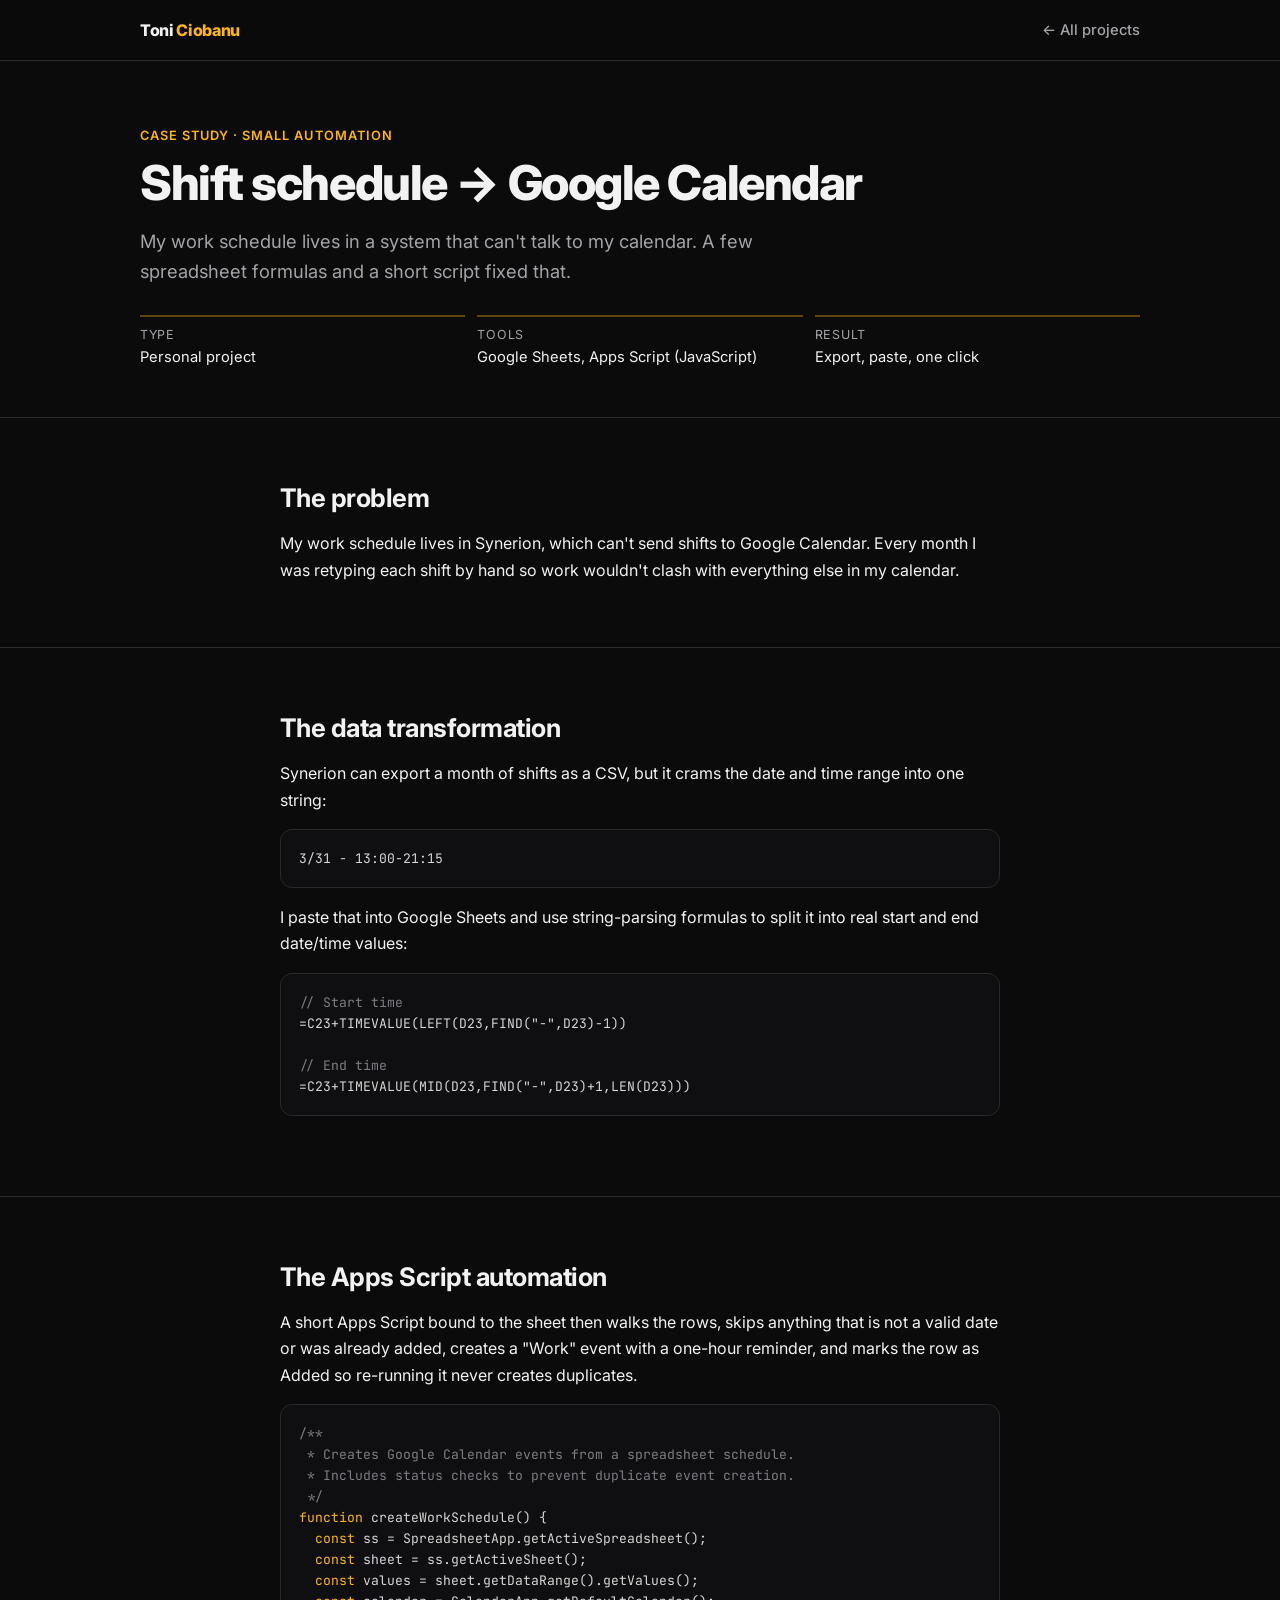
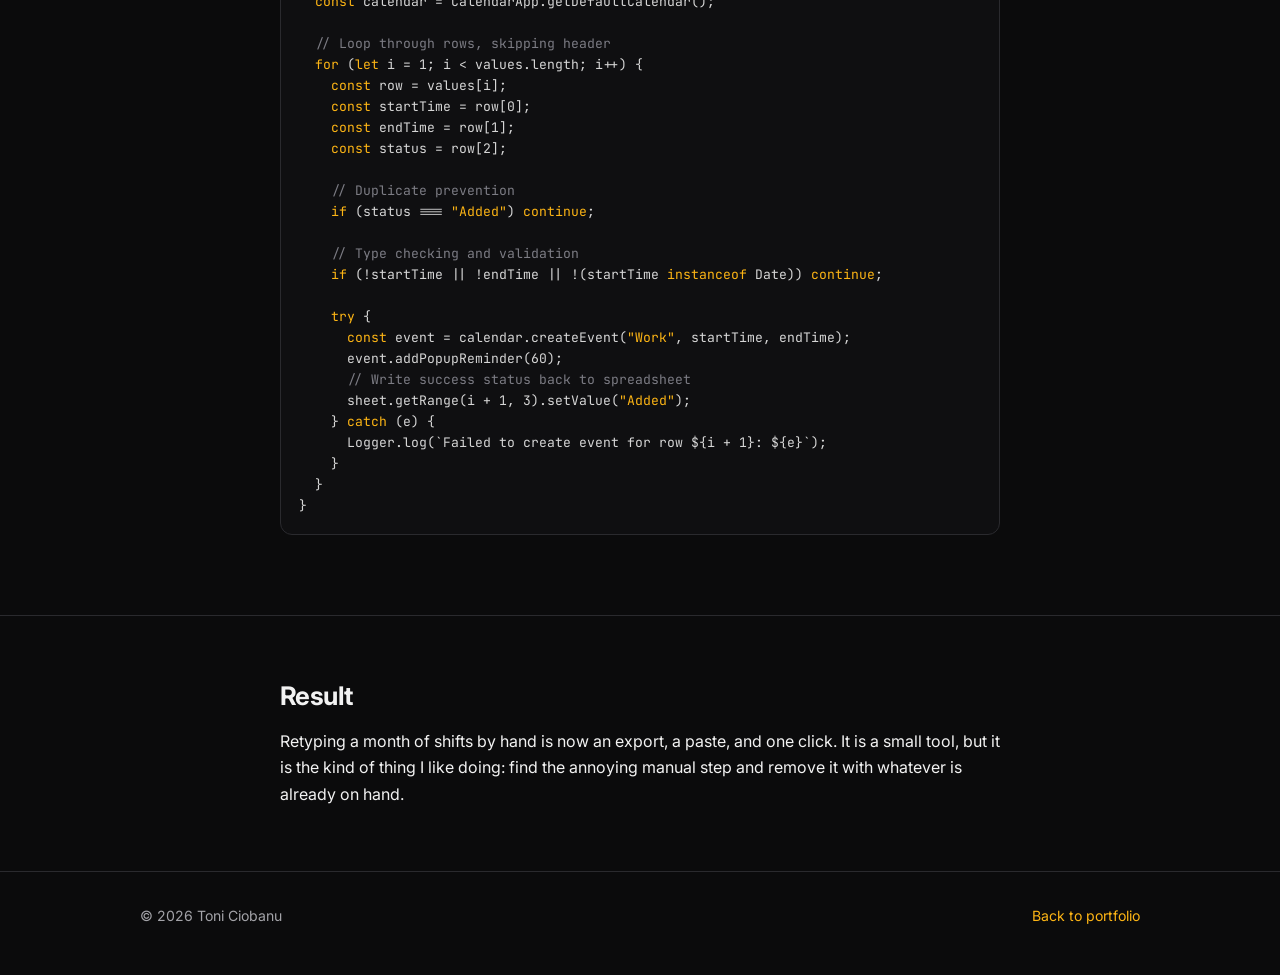
<file: calendar-automation.html>
<!DOCTYPE html>
<html lang="en">
<head>
    <meta charset="UTF-8">
    <meta name="viewport" content="width=device-width, initial-scale=1.0">
    <title>Shift Calendar Sync | Toni Ciobanu</title>
    <meta name="description" content="Spreadsheet formulas and a short Apps Script that turn a scheduling-system export into Google Calendar events.">
    <link rel="stylesheet" href="assets/css/site.css">
</head>
<body>
<header class="site-header">
    <div class="wrap">
        <a class="brand" href="index.html">Toni <span>Ciobanu</span></a>
        <nav><a href="index.html#projects">← All projects</a></nav>
    </div>
</header>

<main>
<section class="page-head">
    <div class="wrap">
        <div class="eyebrow">Case study · Small automation</div>
        <h1>Shift schedule → Google Calendar</h1>
        <p class="lead">My work schedule lives in a system that can't talk to my calendar. A few spreadsheet formulas and a short script fixed that.</p>
        <div class="facts">
            <div><span>Type</span>Personal project</div>
            <div><span>Tools</span>Google Sheets, Apps Script (JavaScript)</div>
            <div><span>Result</span>Export, paste, one click</div>
        </div>
    </div>
</section>

<section>
    <div class="wrap narrow">
        <h2>The problem</h2>
        <p>My work schedule lives in Synerion, which can't send shifts to Google Calendar. Every month I was retyping each shift by hand so work wouldn't clash with everything else in my calendar.</p>
    </div>
</section>

<section>
    <div class="wrap narrow">
        <h2>The data transformation</h2>
        <p>Synerion can export a month of shifts as a CSV, but it crams the date and time range into one string:</p>
        <pre class="code">3/31 - 13:00-21:15</pre>
        <p>I paste that into Google Sheets and use string-parsing formulas to split it into real start and end date/time values:</p>
<pre class="code"><span class="c">// Start time</span>
=C23+TIMEVALUE(LEFT(D23,FIND("-",D23)-1))

<span class="c">// End time</span>
=C23+TIMEVALUE(MID(D23,FIND("-",D23)+1,LEN(D23)))</pre>
    </div>
</section>

<section>
    <div class="wrap narrow">
        <h2>The Apps Script automation</h2>
        <p>A short Apps Script bound to the sheet then walks the rows, skips anything that is not a valid date or was already added, creates a "Work" event with a one-hour reminder, and marks the row as Added so re-running it never creates duplicates.</p>
<pre class="code"><span class="c">/**
 * Creates Google Calendar events from a spreadsheet schedule.
 * Includes status checks to prevent duplicate event creation.
 */</span>
<span class="k">function</span> createWorkSchedule() {
  <span class="k">const</span> ss = SpreadsheetApp.getActiveSpreadsheet();
  <span class="k">const</span> sheet = ss.getActiveSheet();
  <span class="k">const</span> values = sheet.getDataRange().getValues();
  <span class="k">const</span> calendar = CalendarApp.getDefaultCalendar();

  <span class="c">// Loop through rows, skipping header</span>
  <span class="k">for</span> (<span class="k">let</span> i = 1; i &lt; values.length; i++) {
    <span class="k">const</span> row = values[i];
    <span class="k">const</span> startTime = row[0];
    <span class="k">const</span> endTime = row[1];
    <span class="k">const</span> status = row[2];

    <span class="c">// Duplicate prevention</span>
    <span class="k">if</span> (status === <span class="k">"Added"</span>) <span class="k">continue</span>;

    <span class="c">// Type checking and validation</span>
    <span class="k">if</span> (!startTime || !endTime || !(startTime <span class="k">instanceof</span> Date)) <span class="k">continue</span>;

    <span class="k">try</span> {
      <span class="k">const</span> event = calendar.createEvent(<span class="k">"Work"</span>, startTime, endTime);
      event.addPopupReminder(60);
      <span class="c">// Write success status back to spreadsheet</span>
      sheet.getRange(i + 1, 3).setValue(<span class="k">"Added"</span>);
    } <span class="k">catch</span> (e) {
      Logger.log(`Failed to create event for row ${i + 1}: ${e}`);
    }
  }
}</pre>
    </div>
</section>

<section>
    <div class="wrap narrow">
        <h2>Result</h2>
        <p>Retyping a month of shifts by hand is now an export, a paste, and one click. It is a small tool, but it is the kind of thing I like doing: find the annoying manual step and remove it with whatever is already on hand.</p>
    </div>
</section>
</main>

<footer>
    <div class="wrap">
        <span>© 2026 Toni Ciobanu</span>
        <a href="index.html">Back to portfolio</a>
    </div>
</footer>
</body>
</html>
</file>
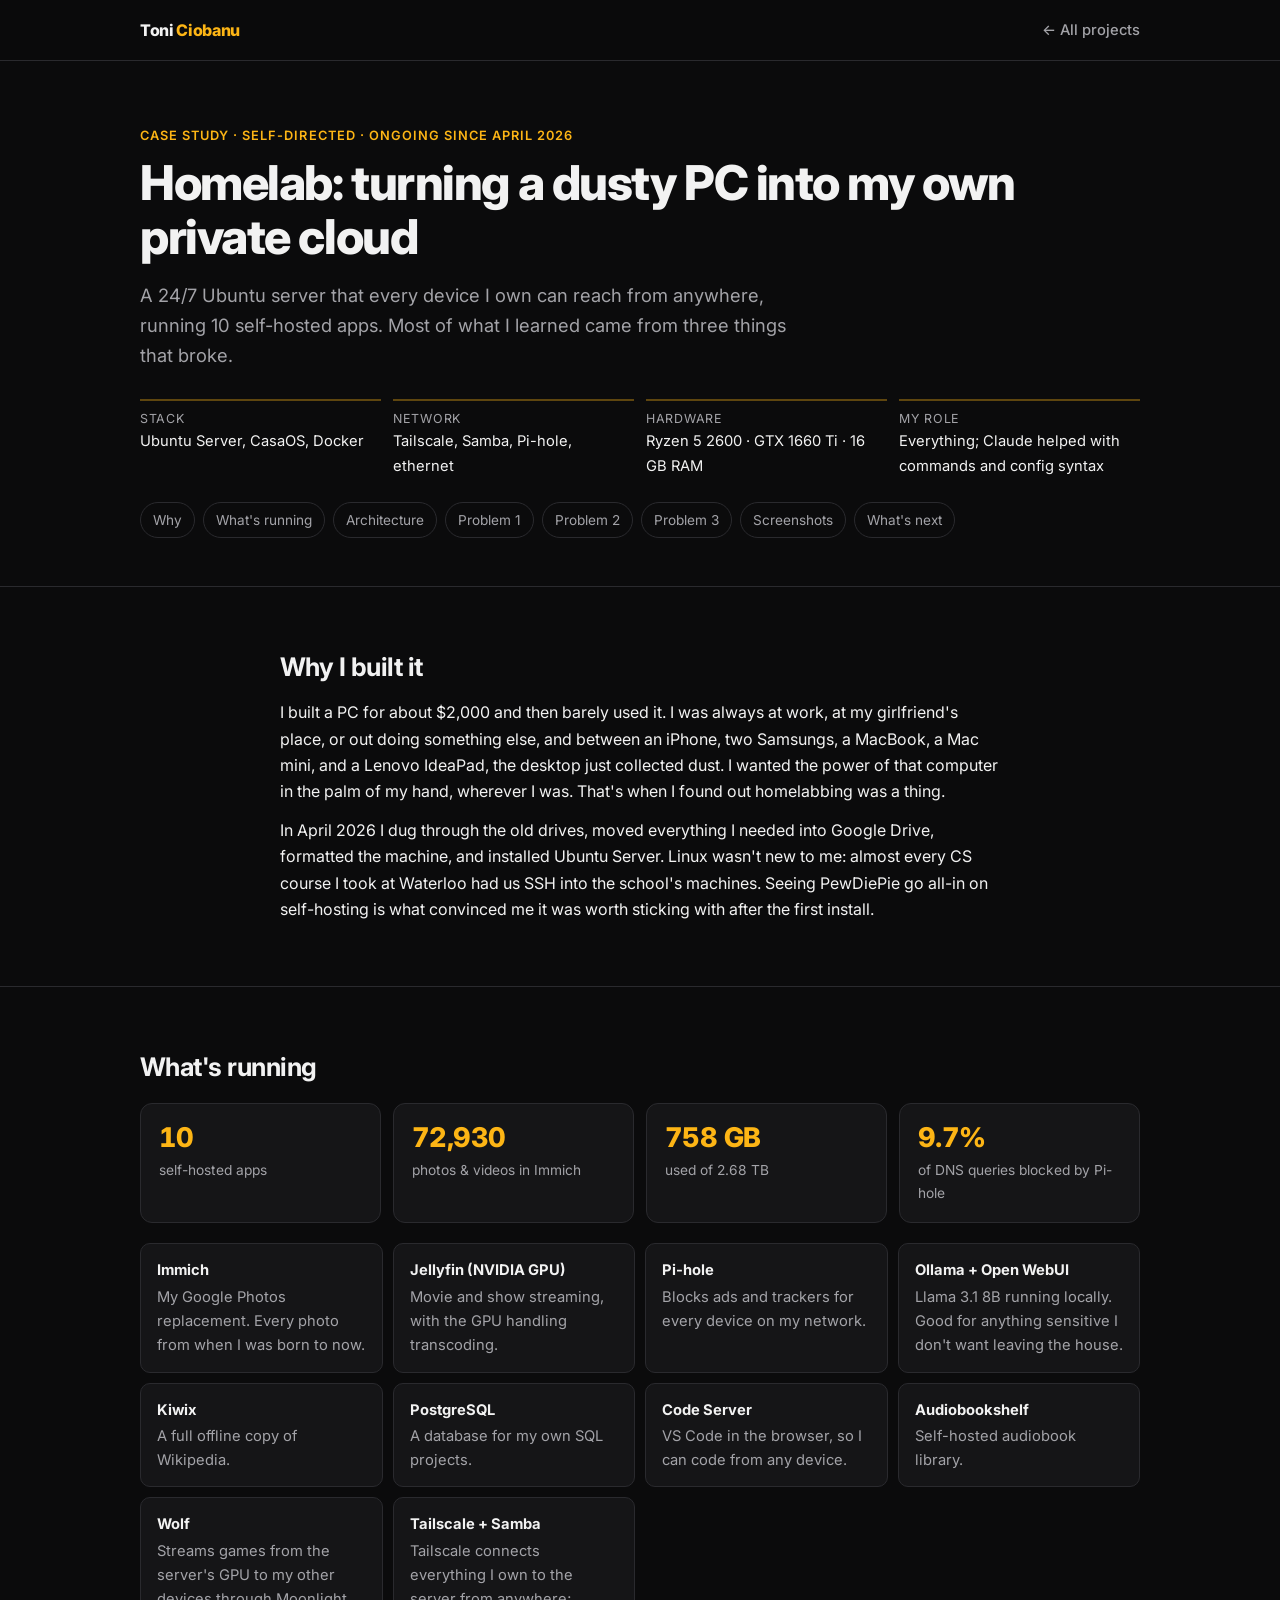
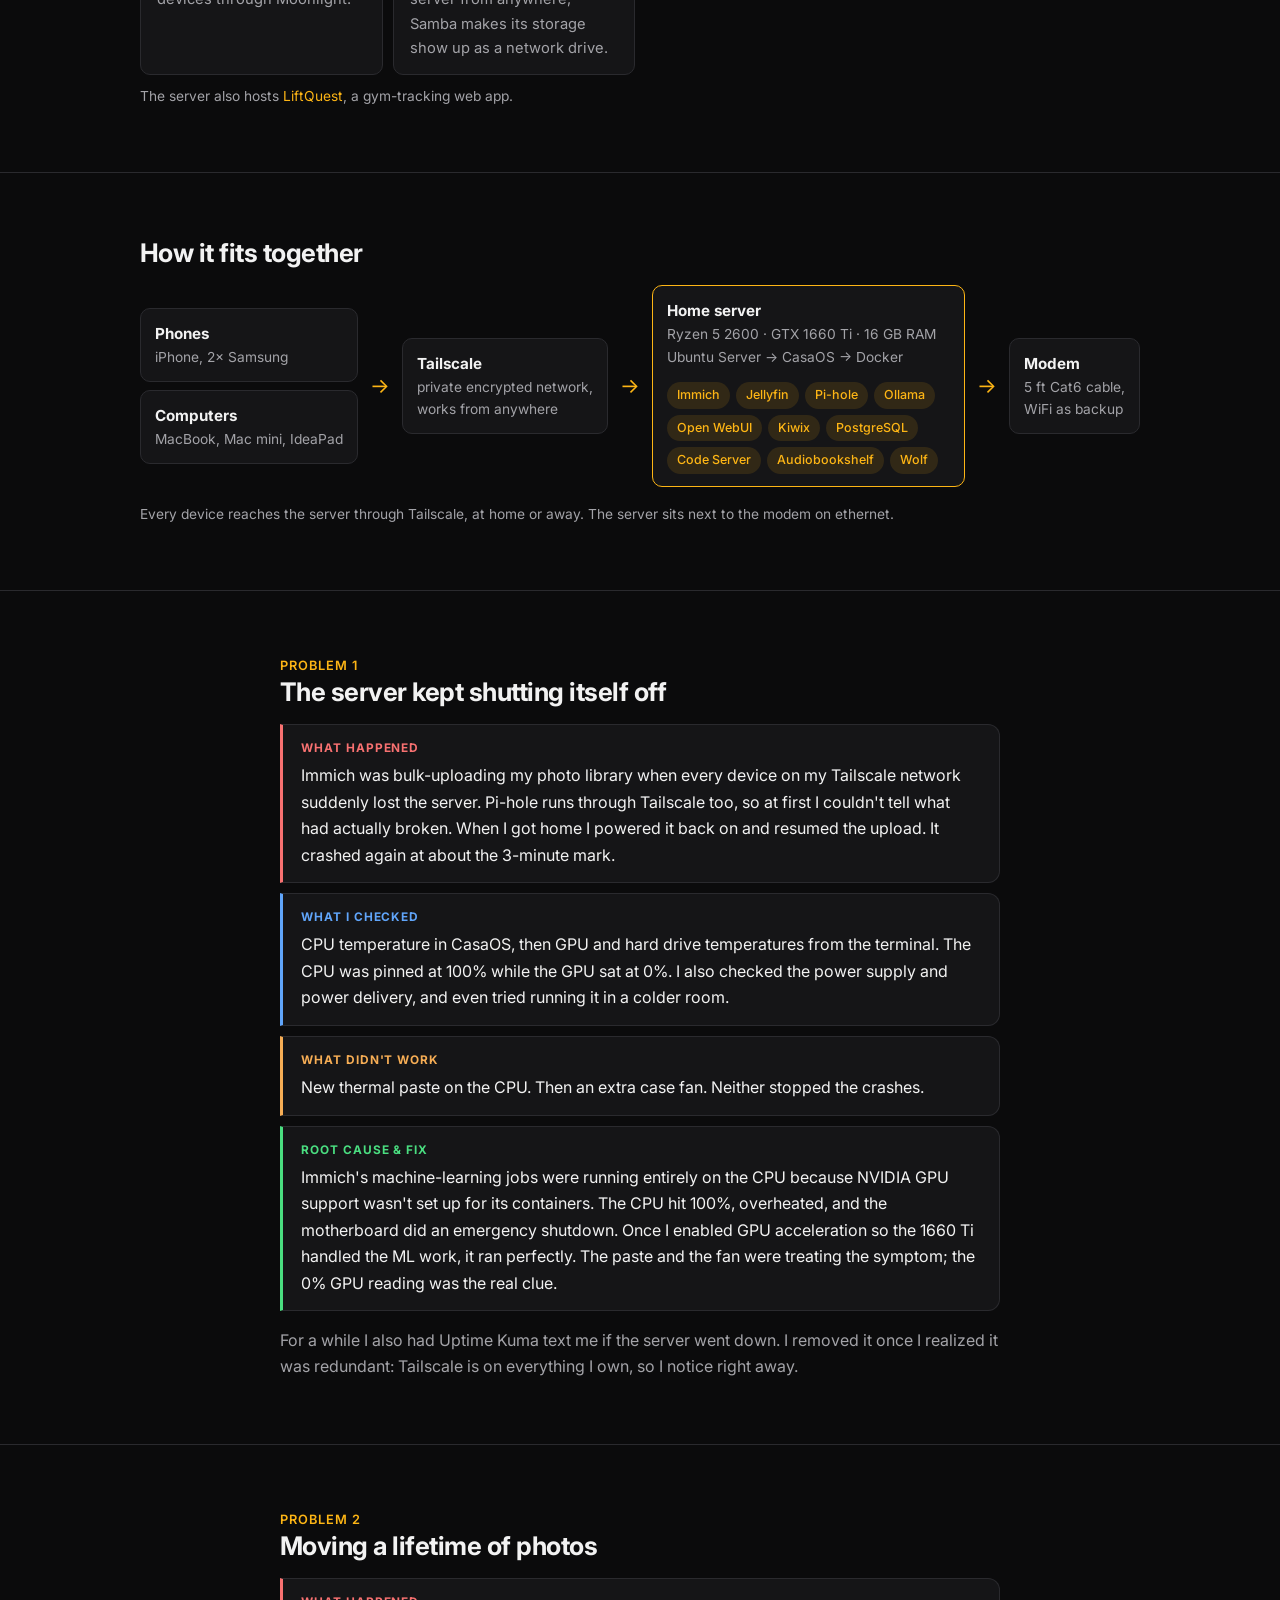
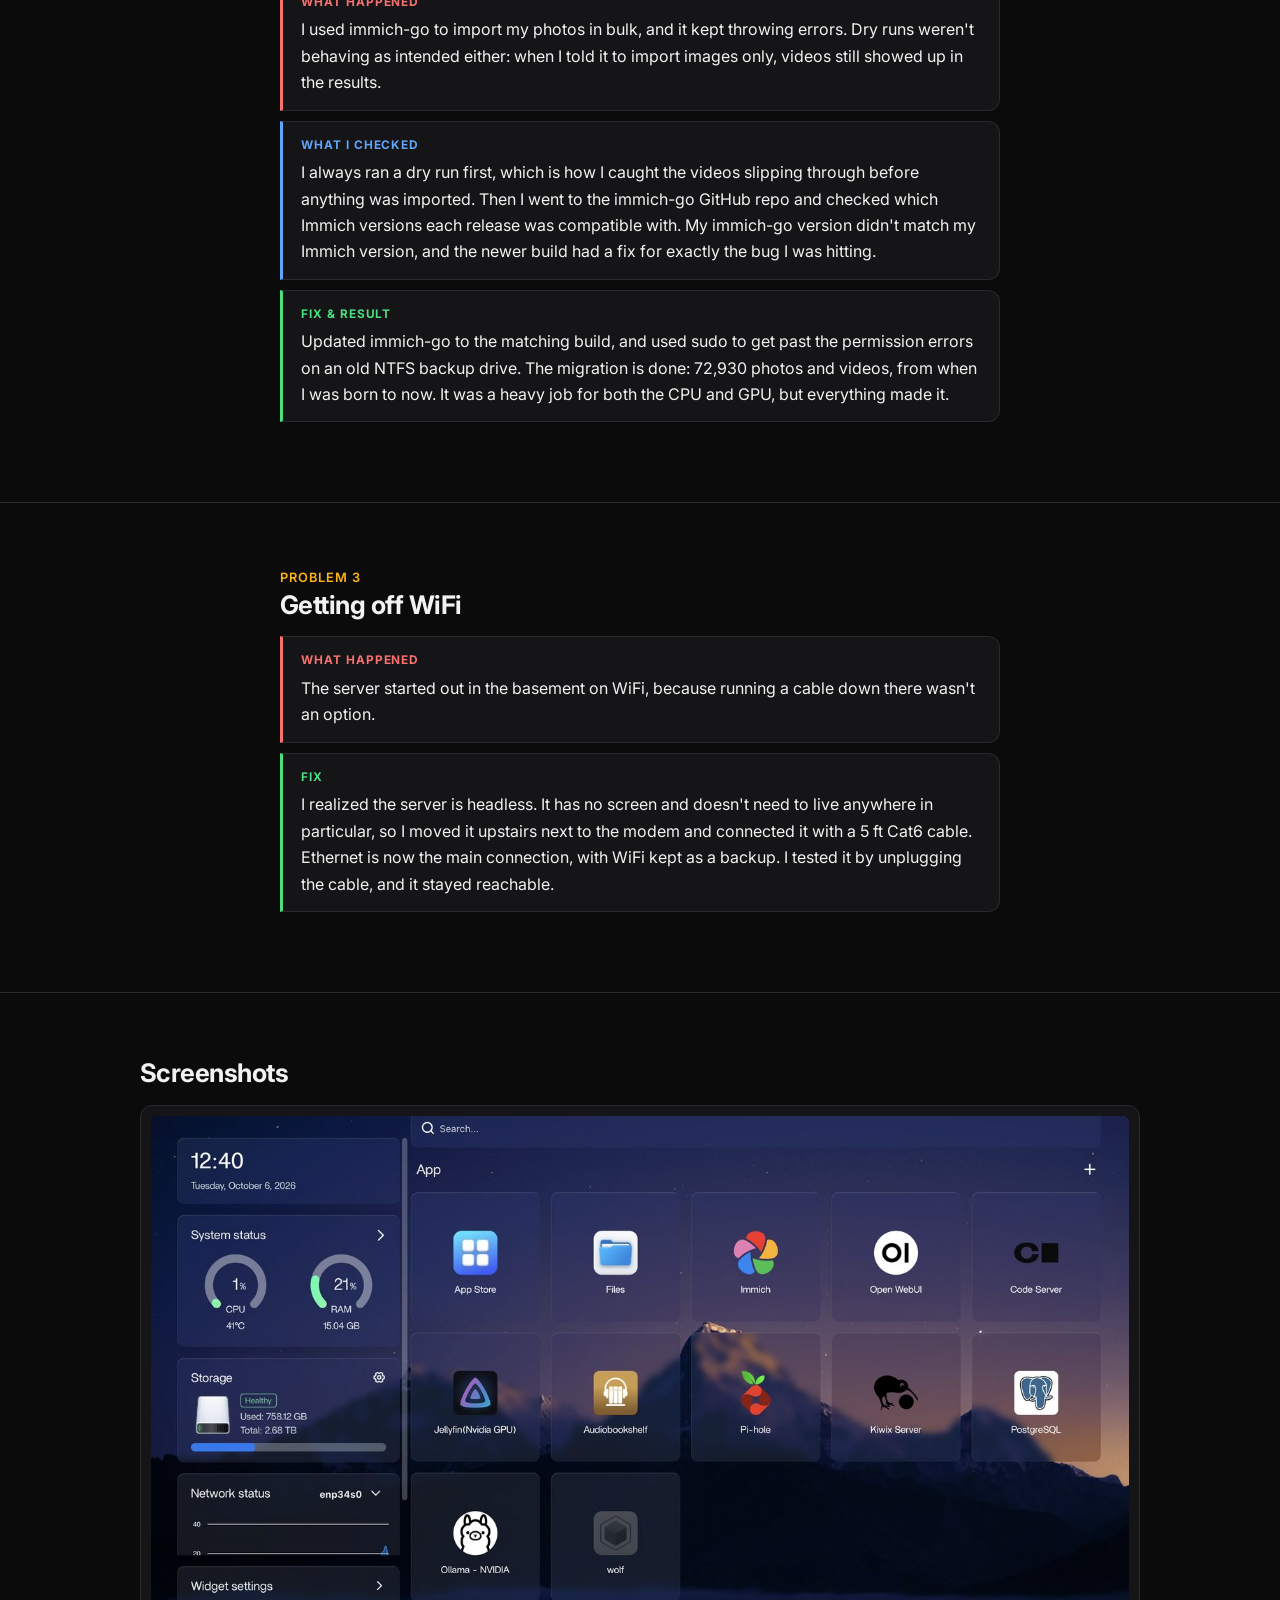
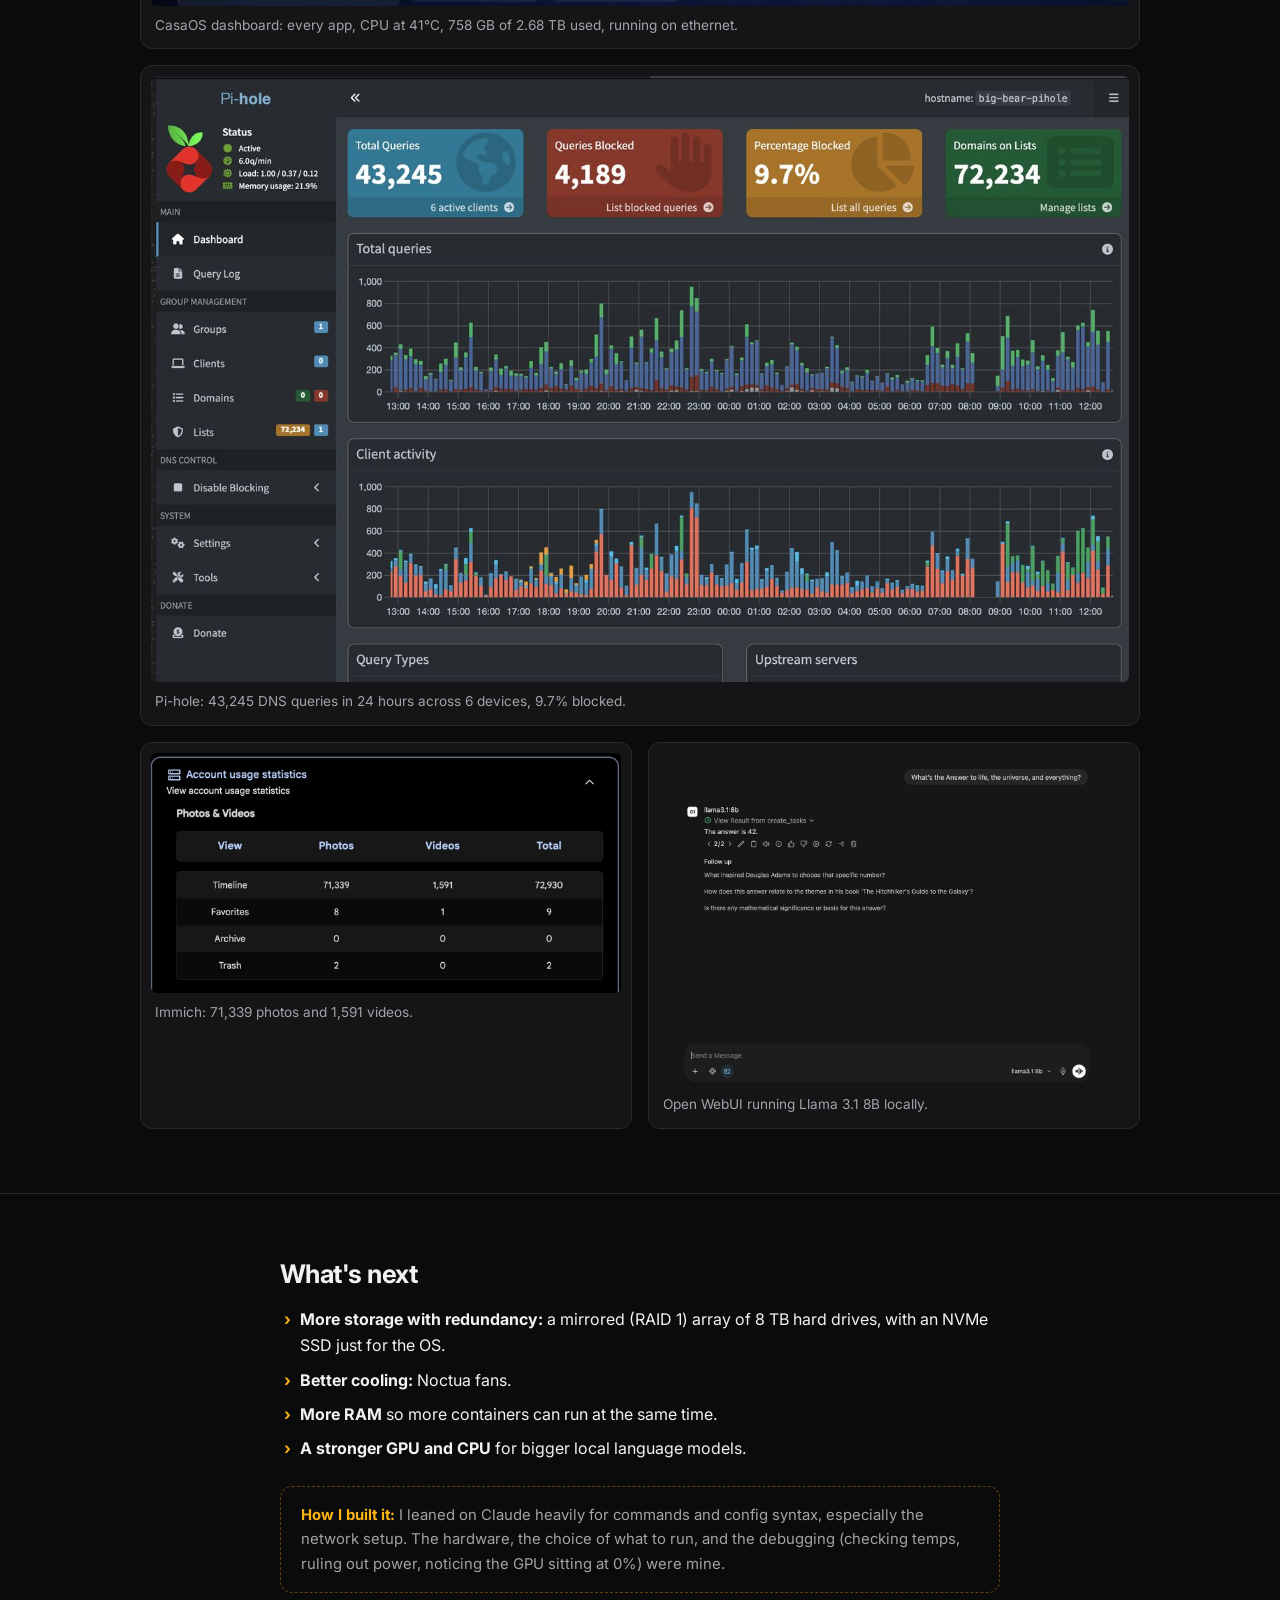
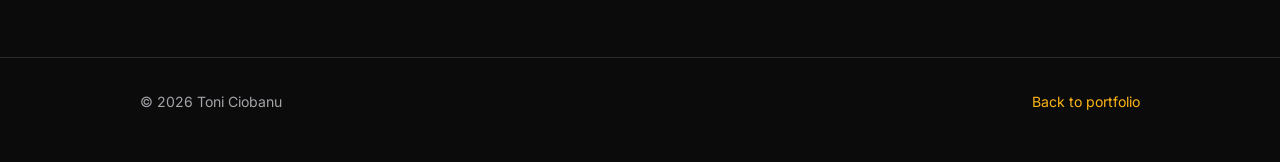
<file: homelab.html>
<!DOCTYPE html>
<html lang="en">
<head>
    <meta charset="UTF-8">
    <meta name="viewport" content="width=device-width, initial-scale=1.0">
    <title>Homelab | Toni Ciobanu</title>
    <meta name="description" content="Turning a dusty PC into a 24/7 Ubuntu server with 10 self-hosted apps, and the three problems I had to diagnose along the way.">
    <meta property="og:type" content="website">
    <meta property="og:url" content="https://toniciobanu.github.io/Portfolio/homelab.html">
    <meta property="og:title" content="Homelab: turning a dusty PC into my own private cloud">
    <meta property="og:description" content="Turning a dusty PC into a 24/7 Ubuntu server with 10 self-hosted apps, and the three problems I had to diagnose along the way.">
    <meta property="og:image" content="https://toniciobanu.github.io/Portfolio/assets/images/og/homelab.jpg">
    <meta property="og:image:width" content="1200">
    <meta property="og:image:height" content="627">
    <meta property="og:image:alt" content="CasaOS dashboard of the home server with its self-hosted apps">
    <meta name="twitter:card" content="summary_large_image">
    <link rel="stylesheet" href="assets/css/site.css">
</head>
<body>
<header class="site-header">
    <div class="wrap">
        <a class="brand" href="index.html">Toni <span>Ciobanu</span></a>
        <nav><a href="index.html#projects">← All projects</a></nav>
    </div>
</header>

<main>
<section class="page-head">
    <div class="wrap">
        <div class="eyebrow">Case study · Self-directed · Ongoing since April 2026</div>
        <h1>Homelab: turning a dusty PC into my own private cloud</h1>
        <p class="lead">A 24/7 Ubuntu server that every device I own can reach from anywhere, running 10 self-hosted apps. Most of what I learned came from three things that broke.</p>
        <div class="facts">
            <div><span>Stack</span>Ubuntu Server, CasaOS, Docker</div>
            <div><span>Network</span>Tailscale, Samba, Pi-hole, ethernet</div>
            <div><span>Hardware</span>Ryzen 5 2600 · GTX 1660 Ti · 16 GB RAM</div>
            <div><span>My role</span>Everything; Claude helped with commands and config syntax</div>
        </div>
        <div class="toc">
            <a href="#why">Why</a><a href="#running">What's running</a><a href="#architecture">Architecture</a>
            <a href="#p1">Problem 1</a><a href="#p2">Problem 2</a><a href="#p3">Problem 3</a><a href="#screens">Screenshots</a><a href="#next">What's next</a>
        </div>
    </div>
</section>

<section id="why">
    <div class="wrap narrow">
        <h2>Why I built it</h2>
        <p>I built a PC for about $2,000 and then barely used it. I was always at work, at my girlfriend's place, or out doing something else, and between an iPhone, two Samsungs, a MacBook, a Mac mini, and a Lenovo IdeaPad, the desktop just collected dust. I wanted the power of that computer in the palm of my hand, wherever I was. That's when I found out homelabbing was a thing.</p>
        <p>In April 2026 I dug through the old drives, moved everything I needed into Google Drive, formatted the machine, and installed Ubuntu Server. Linux wasn't new to me: almost every CS course I took at Waterloo had us SSH into the school's machines. Seeing PewDiePie go all-in on self-hosting is what convinced me it was worth sticking with after the first install.</p>
    </div>
</section>

<section id="running">
    <div class="wrap">
        <h2>What's running</h2>
        <div class="stats">
            <div class="stat"><div class="value">10</div><div class="label">self-hosted apps</div></div>
            <div class="stat"><div class="value">72,930</div><div class="label">photos &amp; videos in Immich</div></div>
            <div class="stat"><div class="value">758 GB</div><div class="label">used of 2.68 TB</div></div>
            <div class="stat"><div class="value">9.7%</div><div class="label">of DNS queries blocked by Pi-hole</div></div>
        </div>
        <div class="apps">
            <div class="app"><b>Immich</b><span>My Google Photos replacement. Every photo from when I was born to now.</span></div>
            <div class="app"><b>Jellyfin (NVIDIA GPU)</b><span>Movie and show streaming, with the GPU handling transcoding.</span></div>
            <div class="app"><b>Pi-hole</b><span>Blocks ads and trackers for every device on my network.</span></div>
            <div class="app"><b>Ollama + Open WebUI</b><span>Llama 3.1 8B running locally. Good for anything sensitive I don't want leaving the house.</span></div>
            <div class="app"><b>Kiwix</b><span>A full offline copy of Wikipedia.</span></div>
            <div class="app"><b>PostgreSQL</b><span>A database for my own SQL projects.</span></div>
            <div class="app"><b>Code Server</b><span>VS Code in the browser, so I can code from any device.</span></div>
            <div class="app"><b>Audiobookshelf</b><span>Self-hosted audiobook library.</span></div>
            <div class="app"><b>Wolf</b><span>Streams games from the server's GPU to my other devices through Moonlight.</span></div>
            <div class="app"><b>Tailscale + Samba</b><span>Tailscale connects everything I own to the server from anywhere; Samba makes its storage show up as a network drive.</span></div>
        </div>
        <p class="caption">The server also hosts <a href="liftquest/">LiftQuest</a>, a gym-tracking web app.</p>
    </div>
</section>

<section id="architecture">
    <div class="wrap">
        <h2>How it fits together</h2>
        <div class="flow">
            <div class="stack">
                <div class="node"><b>Phones</b>iPhone, 2× Samsung</div>
                <div class="node"><b>Computers</b>MacBook, Mac mini, IdeaPad</div>
            </div>
            <div class="arrow" aria-hidden="true">→</div>
            <div class="node"><b>Tailscale</b>private encrypted network,<br>works from anywhere</div>
            <div class="arrow" aria-hidden="true">→</div>
            <div class="node hi grow">
                <b>Home server</b>
                Ryzen 5 2600 · GTX 1660 Ti · 16 GB RAM<br>
                Ubuntu Server → CasaOS → Docker
                <div class="tags">
                    <span class="tag">Immich</span><span class="tag">Jellyfin</span><span class="tag">Pi-hole</span><span class="tag">Ollama</span><span class="tag">Open WebUI</span>
                    <span class="tag">Kiwix</span><span class="tag">PostgreSQL</span><span class="tag">Code Server</span><span class="tag">Audiobookshelf</span><span class="tag">Wolf</span>
                </div>
            </div>
            <div class="arrow" aria-hidden="true">→</div>
            <div class="node"><b>Modem</b>5 ft Cat6 cable,<br>WiFi as backup</div>
        </div>
        <p class="caption">Every device reaches the server through Tailscale, at home or away. The server sits next to the modem on ethernet.</p>
    </div>
</section>

<section id="p1">
    <div class="wrap narrow">
        <div class="eyebrow">Problem 1</div>
        <h2>The server kept shutting itself off</h2>
        <div class="steps">
            <div class="step problem"><span class="kind">What happened</span>Immich was bulk-uploading my photo library when every device on my Tailscale network suddenly lost the server. Pi-hole runs through Tailscale too, so at first I couldn't tell what had actually broken. When I got home I powered it back on and resumed the upload. It crashed again at about the 3-minute mark.</div>
            <div class="step check"><span class="kind">What I checked</span>CPU temperature in CasaOS, then GPU and hard drive temperatures from the terminal. The CPU was pinned at 100% while the GPU sat at 0%. I also checked the power supply and power delivery, and even tried running it in a colder room.</div>
            <div class="step miss"><span class="kind">What didn't work</span>New thermal paste on the CPU. Then an extra case fan. Neither stopped the crashes.</div>
            <div class="step fix"><span class="kind">Root cause &amp; fix</span>Immich's machine-learning jobs were running entirely on the CPU because NVIDIA GPU support wasn't set up for its containers. The CPU hit 100%, overheated, and the motherboard did an emergency shutdown. Once I enabled GPU acceleration so the 1660 Ti handled the ML work, it ran perfectly. The paste and the fan were treating the symptom; the 0% GPU reading was the real clue.</div>
        </div>
        <p class="muted">For a while I also had Uptime Kuma text me if the server went down. I removed it once I realized it was redundant: Tailscale is on everything I own, so I notice right away.</p>
    </div>
</section>

<section id="p2">
    <div class="wrap narrow">
        <div class="eyebrow">Problem 2</div>
        <h2>Moving a lifetime of photos</h2>
        <div class="steps">
            <div class="step problem"><span class="kind">What happened</span>I used immich-go to import my photos in bulk, and it kept throwing errors. Dry runs weren't behaving as intended either: when I told it to import images only, videos still showed up in the results.</div>
            <div class="step check"><span class="kind">What I checked</span>I always ran a dry run first, which is how I caught the videos slipping through before anything was imported. Then I went to the immich-go GitHub repo and checked which Immich versions each release was compatible with. My immich-go version didn't match my Immich version, and the newer build had a fix for exactly the bug I was hitting.</div>
            <div class="step fix"><span class="kind">Fix &amp; result</span>Updated immich-go to the matching build, and used sudo to get past the permission errors on an old NTFS backup drive. The migration is done: 72,930 photos and videos, from when I was born to now. It was a heavy job for both the CPU and GPU, but everything made it.</div>
        </div>
    </div>
</section>

<section id="p3">
    <div class="wrap narrow">
        <div class="eyebrow">Problem 3</div>
        <h2>Getting off WiFi</h2>
        <div class="steps">
            <div class="step problem"><span class="kind">What happened</span>The server started out in the basement on WiFi, because running a cable down there wasn't an option.</div>
            <div class="step fix"><span class="kind">Fix</span>I realized the server is headless. It has no screen and doesn't need to live anywhere in particular, so I moved it upstairs next to the modem and connected it with a 5 ft Cat6 cable. Ethernet is now the main connection, with WiFi kept as a backup. I tested it by unplugging the cable, and it stayed reachable.</div>
        </div>
    </div>
</section>

<section id="screens">
    <div class="wrap">
        <h2>Screenshots</h2>
        <div class="gallery">
            <figure class="wide"><img src="assets/images/homelab-casaos.jpg" width="1400" height="701" loading="lazy" alt="CasaOS dashboard showing system status, storage, and installed apps"><figcaption>CasaOS dashboard: every app, CPU at 41°C, 758 GB of 2.68 TB used, running on ethernet.</figcaption></figure>
            <figure class="wide"><img src="assets/images/homelab-pihole.jpg" width="1400" height="868" loading="lazy" alt="Pi-hole dashboard showing 43,245 queries and 9.7% blocked"><figcaption>Pi-hole: 43,245 DNS queries in 24 hours across 6 devices, 9.7% blocked.</figcaption></figure>
            <figure><img src="assets/images/homelab-immich-stats.jpg" width="1400" height="716" loading="lazy" alt="Immich account statistics: 71,339 photos and 1,591 videos"><figcaption>Immich: 71,339 photos and 1,591 videos.</figcaption></figure>
            <figure><img src="assets/images/homelab-openwebui.jpg" width="1400" height="991" loading="lazy" alt="Open WebUI chatting with Llama 3.1 8B"><figcaption>Open WebUI running Llama 3.1 8B locally.</figcaption></figure>
        </div>
    </div>
</section>

<section id="next">
    <div class="wrap narrow">
        <h2>What's next</h2>
        <ul class="clean">
            <li><strong>More storage with redundancy:</strong> a mirrored (RAID 1) array of 8 TB hard drives, with an NVMe SSD just for the OS.</li>
            <li><strong>Better cooling:</strong> Noctua fans.</li>
            <li><strong>More RAM</strong> so more containers can run at the same time.</li>
            <li><strong>A stronger GPU and CPU</strong> for bigger local language models.</li>
        </ul>
        <div class="disclosure"><strong>How I built it:</strong> I leaned on Claude heavily for commands and config syntax, especially the network setup. The hardware, the choice of what to run, and the debugging (checking temps, ruling out power, noticing the GPU sitting at 0%) were mine.</div>
    </div>
</section>
</main>

<footer>
    <div class="wrap">
        <span>© 2026 Toni Ciobanu</span>
        <a href="index.html">Back to portfolio</a>
    </div>
</footer>
</body>
</html>
</file>
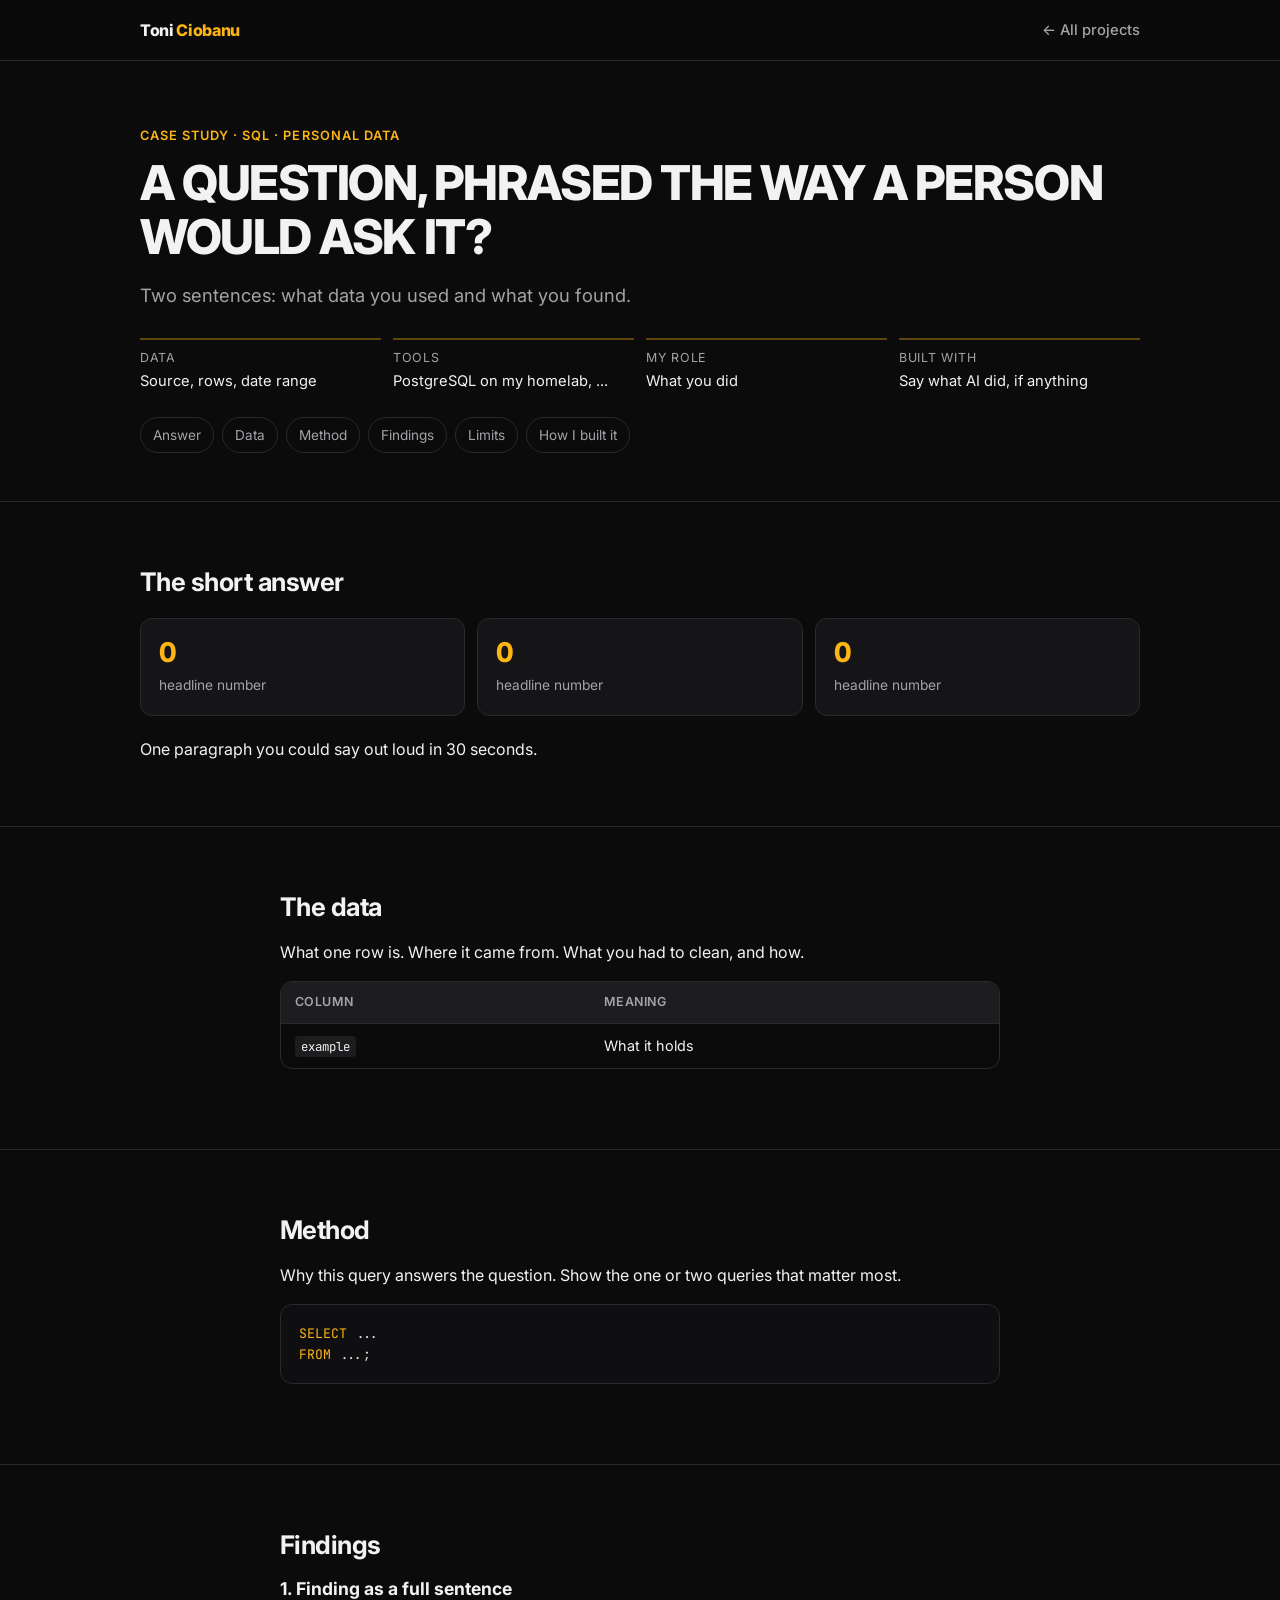
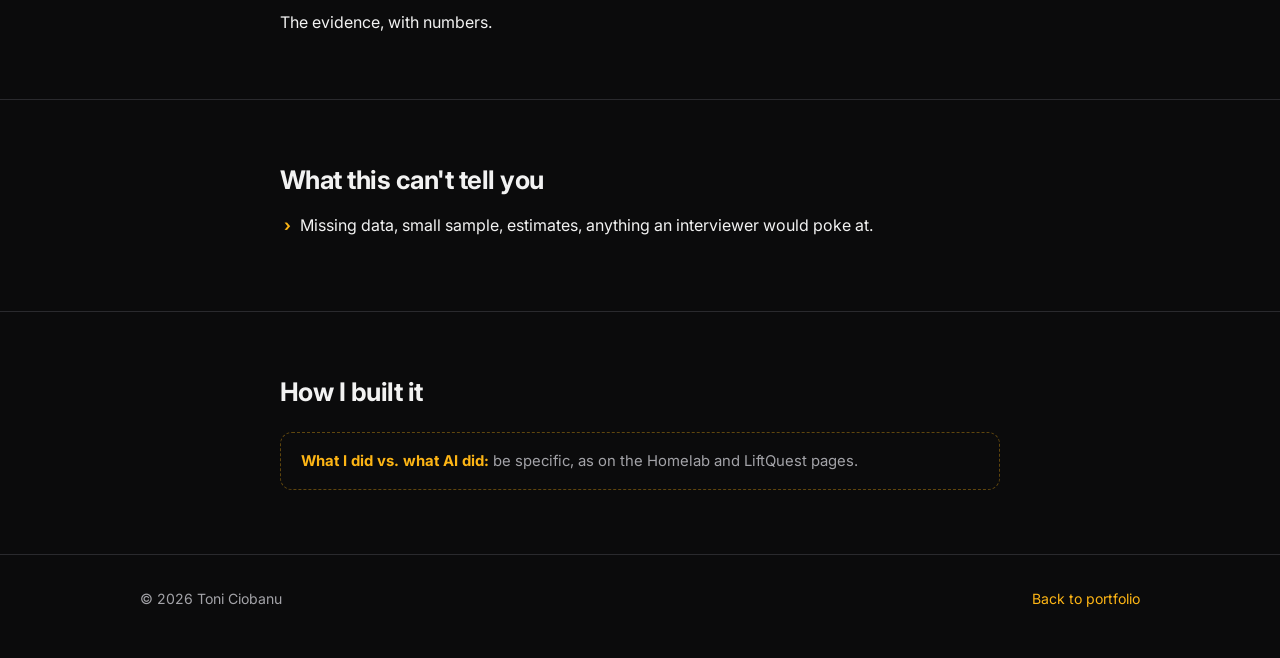
<file: templates/case-study.html>
<!DOCTYPE html>
<html lang="en">
<head>
    <meta charset="UTF-8">
    <meta name="viewport" content="width=device-width, initial-scale=1.0">
    <!-- Copy this file to the repo root (e.g. youtube-history.html), then delete this robots line. -->
    <meta name="robots" content="noindex">
    <title>PROJECT NAME | Toni Ciobanu</title>
    <meta name="description" content="ONE SENTENCE: the question and the answer.">
    <!-- At the repo root use assets/css/site.css; in a subfolder (like liftquest/) use ../assets/css/site.css -->
    <link rel="stylesheet" href="../assets/css/site.css">
</head>
<body>
<header class="site-header">
    <div class="wrap">
        <a class="brand" href="../index.html">Toni <span>Ciobanu</span></a>
        <nav><a href="../index.html#projects">← All projects</a></nav>
    </div>
</header>

<main>
<section class="page-head">
    <div class="wrap">
        <div class="eyebrow">Case study · SQL · Personal data</div>
        <h1>A QUESTION, PHRASED THE WAY A PERSON WOULD ASK IT?</h1>
        <p class="lead">Two sentences: what data you used and what you found.</p>
        <div class="facts">
            <div><span>Data</span>Source, rows, date range</div>
            <div><span>Tools</span>PostgreSQL on my homelab, ...</div>
            <div><span>My role</span>What you did</div>
            <div><span>Built with</span>Say what AI did, if anything</div>
        </div>
        <div class="toc">
            <a href="#answer">Answer</a><a href="#data">Data</a><a href="#method">Method</a>
            <a href="#findings">Findings</a><a href="#limits">Limits</a><a href="#role">How I built it</a>
        </div>
    </div>
</section>

<section id="answer">
    <div class="wrap">
        <h2>The short answer</h2>
        <div class="stats">
            <div class="stat"><div class="value">0</div><div class="label">headline number</div></div>
            <div class="stat"><div class="value">0</div><div class="label">headline number</div></div>
            <div class="stat"><div class="value">0</div><div class="label">headline number</div></div>
        </div>
        <p class="narrow">One paragraph you could say out loud in 30 seconds.</p>
    </div>
</section>

<section id="data">
    <div class="wrap narrow">
        <h2>The data</h2>
        <p>What one row is. Where it came from. What you had to clean, and how.</p>
        <div class="table-wrap">
            <table>
                <thead><tr><th>Column</th><th>Meaning</th></tr></thead>
                <tbody><tr><td><code>example</code></td><td>What it holds</td></tr></tbody>
            </table>
        </div>
    </div>
</section>

<section id="method">
    <div class="wrap narrow">
        <h2>Method</h2>
        <p>Why this query answers the question. Show the one or two queries that matter most.</p>
<pre class="code"><span class="k">SELECT</span> ...
<span class="k">FROM</span> ...;</pre>
    </div>
</section>

<section id="findings">
    <div class="wrap narrow">
        <h2>Findings</h2>
        <h3>1. Finding as a full sentence</h3>
        <p>The evidence, with numbers.</p>
        <!-- Charts: put an inline <svg> inside <div class="figure"><div class="scroll">...</div></div>, like liftquest/index.html -->
    </div>
</section>

<section id="limits">
    <div class="wrap narrow">
        <h2>What this can't tell you</h2>
        <ul class="clean">
            <li>Missing data, small sample, estimates, anything an interviewer would poke at.</li>
        </ul>
    </div>
</section>

<section id="role">
    <div class="wrap narrow">
        <h2>How I built it</h2>
        <div class="disclosure"><strong>What I did vs. what AI did:</strong> be specific, as on the Homelab and LiftQuest pages.</div>
    </div>
</section>
</main>

<footer>
    <div class="wrap">
        <span>© 2026 Toni Ciobanu</span>
        <a href="../index.html">Back to portfolio</a>
    </div>
</footer>
</body>
</html>
</file>
<file: assets/css/site.css>
@import url('https://fonts.googleapis.com/css2?family=Inter:wght@400;500;600;700;800&family=JetBrains+Mono:wght@400;500&display=swap');

:root {
    --gold: #FDB515;
    --gold-soft: rgba(253, 181, 21, 0.12);
    --gold-line: rgba(253, 181, 21, 0.35);
    --bg: #0b0b0c;
    --surface: #151517;
    --surface-2: #1d1d20;
    --border: #2a2a2e;
    --text: #f2f2f2;
    --muted: #a3a3a8;
    --red: #f87171;
    --blue: #60a5fa;
    --green: #4ade80;
    --amber: #f6ad55;
    --radius: 12px;
    --mono: 'JetBrains Mono', ui-monospace, monospace;
}

* { box-sizing: border-box; margin: 0; padding: 0; }
html { scroll-behavior: smooth; }
body {
    font-family: 'Inter', system-ui, sans-serif;
    background: var(--bg);
    color: var(--text);
    line-height: 1.65;
    font-size: 16px;
}
img { max-width: 100%; height: auto; display: block; }
a { color: var(--gold); text-decoration: none; }
a:hover { text-decoration: underline; }
:focus-visible { outline: 2px solid var(--gold); outline-offset: 3px; border-radius: 4px; }

.wrap { max-width: 1040px; margin: 0 auto; padding: 0 20px; }
.narrow { max-width: 760px; }

/* ---------- Header ---------- */
.site-header {
    position: sticky; top: 0; z-index: 10;
    background: rgba(11, 11, 12, 0.92);
    backdrop-filter: blur(8px);
    border-bottom: 1px solid var(--border);
}
.site-header .wrap { display: flex; align-items: center; justify-content: space-between; gap: 16px; height: 60px; }
.brand { font-weight: 800; color: var(--text); letter-spacing: -0.02em; white-space: nowrap; }
.brand span { color: var(--gold); }
.brand:hover { text-decoration: none; }
.site-header nav { display: flex; gap: 20px; }
.site-header nav a { color: var(--muted); font-size: 0.92rem; font-weight: 500; white-space: nowrap; }
.site-header nav a:hover { color: var(--text); text-decoration: none; }

/* ---------- Type ---------- */
h1 { font-size: clamp(2rem, 5vw, 3rem); line-height: 1.12; letter-spacing: -0.03em; font-weight: 800; }
h2 { font-size: 1.6rem; line-height: 1.25; letter-spacing: -0.02em; margin-bottom: 16px; font-weight: 700; }
h3 { font-size: 1.1rem; line-height: 1.35; margin-bottom: 8px; font-weight: 700; }
p + p { margin-top: 12px; }
.lead { font-size: 1.15rem; color: var(--muted); max-width: 680px; }
.muted { color: var(--muted); }
.eyebrow { color: var(--gold); font-weight: 600; font-size: 0.8rem; letter-spacing: 0.08em; text-transform: uppercase; }
.section-intro { color: var(--muted); margin: -8px 0 24px; max-width: 680px; }
code { font-family: var(--mono); font-size: 0.86em; background: var(--surface-2); padding: 2px 6px; border-radius: 4px; }
strong { color: var(--text); }

/* ---------- Layout ---------- */
section { padding: 64px 0; border-bottom: 1px solid var(--border); }
main > section:last-child { border-bottom: 0; }
.grid { display: grid; gap: 16px; }
.grid-2 { grid-template-columns: repeat(auto-fit, minmax(300px, 1fr)); }
.grid-3 { grid-template-columns: repeat(auto-fit, minmax(260px, 1fr)); }

/* ---------- Hero ---------- */
.hero { padding: 72px 0 64px; }
.hero-inner { display: flex; gap: 48px; align-items: center; }
.hero-photo {
    flex: 0 0 auto; width: 220px; height: 220px; border-radius: 50%; overflow: hidden;
    border: 3px solid var(--gold); box-shadow: 0 0 0 8px var(--gold-soft);
}
.hero-photo img { width: 100%; height: 100%; object-fit: cover; }
.hero h1 { margin: 10px 0 16px; }
.open-to {
    margin-top: 22px; padding: 14px 18px; border: 1px solid var(--border); border-radius: var(--radius);
    background: var(--surface); font-size: 0.95rem; max-width: 680px;
}
.open-to .label { color: var(--gold); font-weight: 600; margin-right: 6px; }
.open-to div + div { margin-top: 4px; }
.actions { margin-top: 26px; display: flex; gap: 12px; flex-wrap: wrap; }

.btn {
    display: inline-flex; align-items: center; gap: 8px;
    padding: 10px 18px; border-radius: 8px; font-weight: 600; font-size: 0.95rem;
    border: 1px solid var(--border); color: var(--text); background: var(--surface);
    cursor: pointer; font-family: inherit;
}
.btn:hover { border-color: var(--gold); text-decoration: none; }
.btn.primary { background: var(--gold); color: #111; border-color: var(--gold); }
.btn.primary:hover { background: #ffc53d; }

/* ---------- Cards ---------- */
.card { background: var(--surface); border: 1px solid var(--border); border-radius: var(--radius); padding: 24px; }
a.card { display: block; color: inherit; transition: border-color 0.15s, transform 0.15s; }
a.card:hover { border-color: var(--gold); text-decoration: none; transform: translateY(-2px); }
.card .meta { font-size: 0.85rem; color: var(--muted); margin-bottom: 8px; }
.card p { color: var(--muted); font-size: 0.95rem; }
.card .more { display: inline-block; margin-top: 16px; font-weight: 600; font-size: 0.92rem; color: var(--gold); }
.card.feature { grid-column: 1 / -1; }
.card.feature .feature-body { display: grid; grid-template-columns: 1.4fr 1fr; gap: 28px; align-items: center; }
.card.feature img { border-radius: 8px; border: 1px solid var(--border); }
.card .who { margin-top: 12px; font-size: 0.85rem; color: var(--muted); border-left: 2px solid var(--gold-line); padding-left: 10px; }

.pillars .card h3 { display: flex; align-items: center; gap: 10px; }
.pillars .card h3 .dot { width: 10px; height: 10px; border-radius: 50%; background: var(--gold); flex: 0 0 auto; }
.pillars ul { margin-top: 6px; }

.tags { display: flex; flex-wrap: wrap; gap: 6px; margin-top: 14px; }
.tag { font-size: 0.78rem; padding: 3px 10px; border-radius: 999px; background: var(--gold-soft); color: var(--gold); font-weight: 500; }
.tag.plain { background: var(--surface-2); color: var(--muted); }

.mini-stats { display: flex; gap: 24px; flex-wrap: wrap; margin-top: 16px; }
.mini-stats div { font-size: 0.82rem; color: var(--muted); }
.mini-stats b { display: block; font-size: 1.35rem; color: var(--gold); letter-spacing: -0.02em; font-variant-numeric: tabular-nums; }

/* ---------- Stats ---------- */
.stats { display: grid; grid-template-columns: repeat(auto-fit, minmax(170px, 1fr)); gap: 12px; margin: 20px 0; }
.stat { background: var(--surface); border: 1px solid var(--border); border-radius: var(--radius); padding: 18px; }
.stat .value { font-size: 1.7rem; font-weight: 800; color: var(--gold); letter-spacing: -0.02em; font-variant-numeric: tabular-nums; line-height: 1.2; }
.stat .label { font-size: 0.86rem; color: var(--muted); margin-top: 4px; }

/* ---------- Lists ---------- */
ul.clean { list-style: none; }
ul.clean li { padding-left: 20px; position: relative; margin: 8px 0; }
ul.clean li::before { content: '›'; position: absolute; left: 4px; color: var(--gold); font-weight: 700; }

/* ---------- Experience ---------- */
.job { padding: 24px 0; border-top: 1px solid var(--border); }
.job:first-of-type { border-top: 0; padding-top: 0; }
.job-head { display: flex; justify-content: space-between; flex-wrap: wrap; gap: 4px 16px; align-items: baseline; }
.job-head h3 { margin: 0; }
.job-head .when { color: var(--muted); font-size: 0.9rem; }
.job .org { color: var(--gold); font-weight: 600; font-size: 0.95rem; margin-top: 2px; }
.job ul { margin-top: 8px; }
.job.compact ul { margin-top: 4px; }

/* ---------- Case study pieces ---------- */
.page-head { padding: 64px 0 48px; }
.page-head h1 { margin: 10px 0 16px; }
.facts { display: grid; grid-template-columns: repeat(auto-fit, minmax(190px, 1fr)); gap: 12px; margin-top: 28px; }
.facts div { border-top: 2px solid var(--gold-line); padding-top: 8px; font-size: 0.92rem; }
.facts span { display: block; color: var(--muted); font-size: 0.78rem; text-transform: uppercase; letter-spacing: 0.06em; }
.toc { display: flex; gap: 8px; flex-wrap: wrap; margin-top: 24px; }
.toc a { font-size: 0.85rem; padding: 6px 12px; border-radius: 999px; border: 1px solid var(--border); color: var(--muted); }
.toc a:hover { color: var(--text); border-color: var(--gold); text-decoration: none; }

.callout {
    border-left: 3px solid var(--gold); background: var(--surface);
    padding: 16px 20px; border-radius: 0 var(--radius) var(--radius) 0; margin: 20px 0;
}
.caption { font-size: 0.86rem; color: var(--muted); margin-top: 10px; }

/* Troubleshooting steps */
.steps { display: grid; gap: 10px; margin: 16px 0; }
.step { background: var(--surface); border: 1px solid var(--border); border-left: 3px solid var(--muted); border-radius: 0 var(--radius) var(--radius) 0; padding: 14px 18px; }
.step .kind { display: block; font-size: 0.74rem; font-weight: 700; text-transform: uppercase; letter-spacing: 0.08em; margin-bottom: 4px; }
.step.problem { border-left-color: var(--red); } .step.problem .kind { color: var(--red); }
.step.check { border-left-color: var(--blue); } .step.check .kind { color: var(--blue); }
.step.miss { border-left-color: var(--amber); } .step.miss .kind { color: var(--amber); }
.step.fix { border-left-color: var(--green); } .step.fix .kind { color: var(--green); }

/* App grid */
.apps { display: grid; grid-template-columns: repeat(auto-fit, minmax(220px, 1fr)); gap: 10px; }
.app { background: var(--surface); border: 1px solid var(--border); border-radius: 10px; padding: 14px 16px; font-size: 0.92rem; }
.app b { display: block; margin-bottom: 2px; }
.app span { color: var(--muted); }

/* Flow diagram (HTML) */
.flow { display: flex; align-items: center; gap: 12px; flex-wrap: wrap; margin: 16px 0; }
.flow .node { background: var(--surface); border: 1px solid var(--border); border-radius: 10px; padding: 12px 14px; font-size: 0.86rem; color: var(--muted); }
.flow .node b { display: block; color: var(--text); font-size: 0.95rem; }
.flow .node.hi { border-color: var(--gold); }
.flow .stack { display: grid; gap: 8px; }
.flow .arrow { color: var(--gold); font-size: 1.3rem; }
.flow .grow { flex: 1 1 280px; }

/* Gallery */
.gallery { display: grid; grid-template-columns: repeat(2, 1fr); gap: 16px; }
.gallery figure { background: var(--surface); border: 1px solid var(--border); border-radius: var(--radius); padding: 10px; }
.gallery figure.wide { grid-column: 1 / -1; }
.gallery img { border-radius: 6px; width: 100%; }
.gallery figcaption { font-size: 0.85rem; color: var(--muted); padding: 8px 4px 2px; }

/* Phone screenshots */
.phones { display: grid; grid-template-columns: repeat(4, 1fr); gap: 16px; }
.phones .shot img { border-radius: 18px; border: 1px solid var(--border); background: #000; }
.phones h3 { margin-top: 12px; font-size: 1rem; }
.phones p { color: var(--muted); font-size: 0.88rem; }

/* Rows (label + text) */
.rows { display: grid; gap: 0; margin-top: 16px; }
.rows .row { display: grid; grid-template-columns: 220px 1fr; gap: 20px; padding: 16px 0; border-top: 1px solid var(--border); }
.rows .row h3 { font-size: 1rem; }

/* Formulas */
.formulas { display: grid; grid-template-columns: repeat(auto-fit, minmax(240px, 1fr)); gap: 12px; margin: 20px 0; }
.formulas div { background: var(--surface); border: 1px solid var(--border); border-radius: var(--radius); padding: 16px; font-size: 0.88rem; color: var(--muted); }
.formulas b { display: block; font-family: var(--mono); color: var(--gold); font-size: 0.9rem; font-weight: 500; margin-bottom: 6px; }

.split { display: grid; grid-template-columns: 1fr 1fr; gap: 24px; margin-top: 16px; }
.incident { background: var(--surface); border: 1px solid var(--border); border-radius: 10px; padding: 14px 16px; margin-bottom: 10px; font-size: 0.92rem; }
.incident b { display: block; margin-bottom: 2px; }
.incident span { color: var(--muted); }

/* ---------- Tables ---------- */
.table-wrap { overflow-x: auto; border: 1px solid var(--border); border-radius: var(--radius); margin: 16px 0; }
table { width: 100%; border-collapse: collapse; font-size: 0.9rem; }
th, td { padding: 10px 14px; text-align: left; border-bottom: 1px solid var(--border); vertical-align: top; }
th { background: var(--surface-2); color: var(--muted); font-weight: 600; font-size: 0.78rem; text-transform: uppercase; letter-spacing: 0.04em; white-space: nowrap; }
td.nowrap { white-space: nowrap; }
tr:last-child td { border-bottom: 0; }
.pill { display: inline-block; font-family: var(--mono); font-size: 0.78rem; padding: 2px 8px; border-radius: 999px; background: var(--gold-soft); color: var(--gold); }
.pill.red { background: rgba(248,113,113,0.12); color: var(--red); }
.pill.blue { background: rgba(96,165,250,0.12); color: var(--blue); }
td q { color: var(--muted); }

/* ---------- Code ---------- */
pre.code {
    background: #0f0f11; border: 1px solid var(--border); border-radius: var(--radius);
    padding: 18px; overflow-x: auto; font-family: var(--mono); font-size: 0.82rem; line-height: 1.6;
    color: #d6d6d6; margin: 16px 0;
}
pre.code .k { color: var(--gold); }
pre.code .c { color: #7c7c84; }

/* ---------- SVG figures ---------- */
.figure { background: var(--surface); border: 1px solid var(--border); border-radius: var(--radius); padding: 20px; margin: 20px 0; }
.figure .scroll { overflow-x: auto; }
.figure svg { width: 100%; min-width: 640px; height: auto; display: block; }
.figure svg text { fill: var(--text); font-family: 'Inter', sans-serif; font-size: 13px; }
.figure svg .small { fill: var(--muted); font-size: 12px; }
.figure svg .mono { fill: var(--muted); font-family: var(--mono); font-size: 12px; }
.figure svg .t-red { fill: var(--red); }
.figure svg .box { fill: var(--surface-2); stroke: var(--border); stroke-width: 1.5; }
.figure svg .box-hi { fill: var(--surface-2); stroke: var(--gold); stroke-width: 1.5; }
.figure svg .zone { fill: none; stroke: var(--gold-line); stroke-width: 1.5; stroke-dasharray: 6 5; }
.figure svg .line { fill: none; stroke: var(--muted); stroke-width: 1.5; }
.figure svg .push { fill: none; stroke: var(--red); stroke-width: 1.5; stroke-dasharray: 5 4; }
.figure svg .arrow { fill: var(--muted); }
.figure svg .arrow-red { fill: var(--red); }

/* ---------- Disclosure ---------- */
.disclosure { border: 1px dashed var(--gold-line); border-radius: var(--radius); padding: 16px 20px; margin-top: 24px; font-size: 0.93rem; color: var(--muted); }
.disclosure strong { color: var(--gold); }

/* ---------- Footer ---------- */
footer { padding: 32px 0 48px; color: var(--muted); font-size: 0.88rem; border-top: 1px solid var(--border); }
footer .wrap { display: flex; justify-content: space-between; flex-wrap: wrap; gap: 8px 24px; }

@media (max-width: 760px) {
    .hero-inner { flex-direction: column; align-items: flex-start; gap: 28px; }
    .hero-photo { width: 150px; height: 150px; }
    .card.feature .feature-body, .split, .rows .row { grid-template-columns: 1fr; }
    .rows .row { gap: 4px; }
    .phones { grid-template-columns: repeat(2, 1fr); }
    .gallery { grid-template-columns: 1fr; }
    .flow { flex-direction: column; align-items: stretch; }
    .flow .arrow { transform: rotate(90deg); align-self: center; }
}
@media (max-width: 640px) {
    .site-header nav { gap: 14px; }
    .site-header nav a.hide-sm { display: none; }
    section { padding: 44px 0; }
    .hero, .page-head { padding: 44px 0 40px; }
    .card { padding: 18px; }
}
</file>
